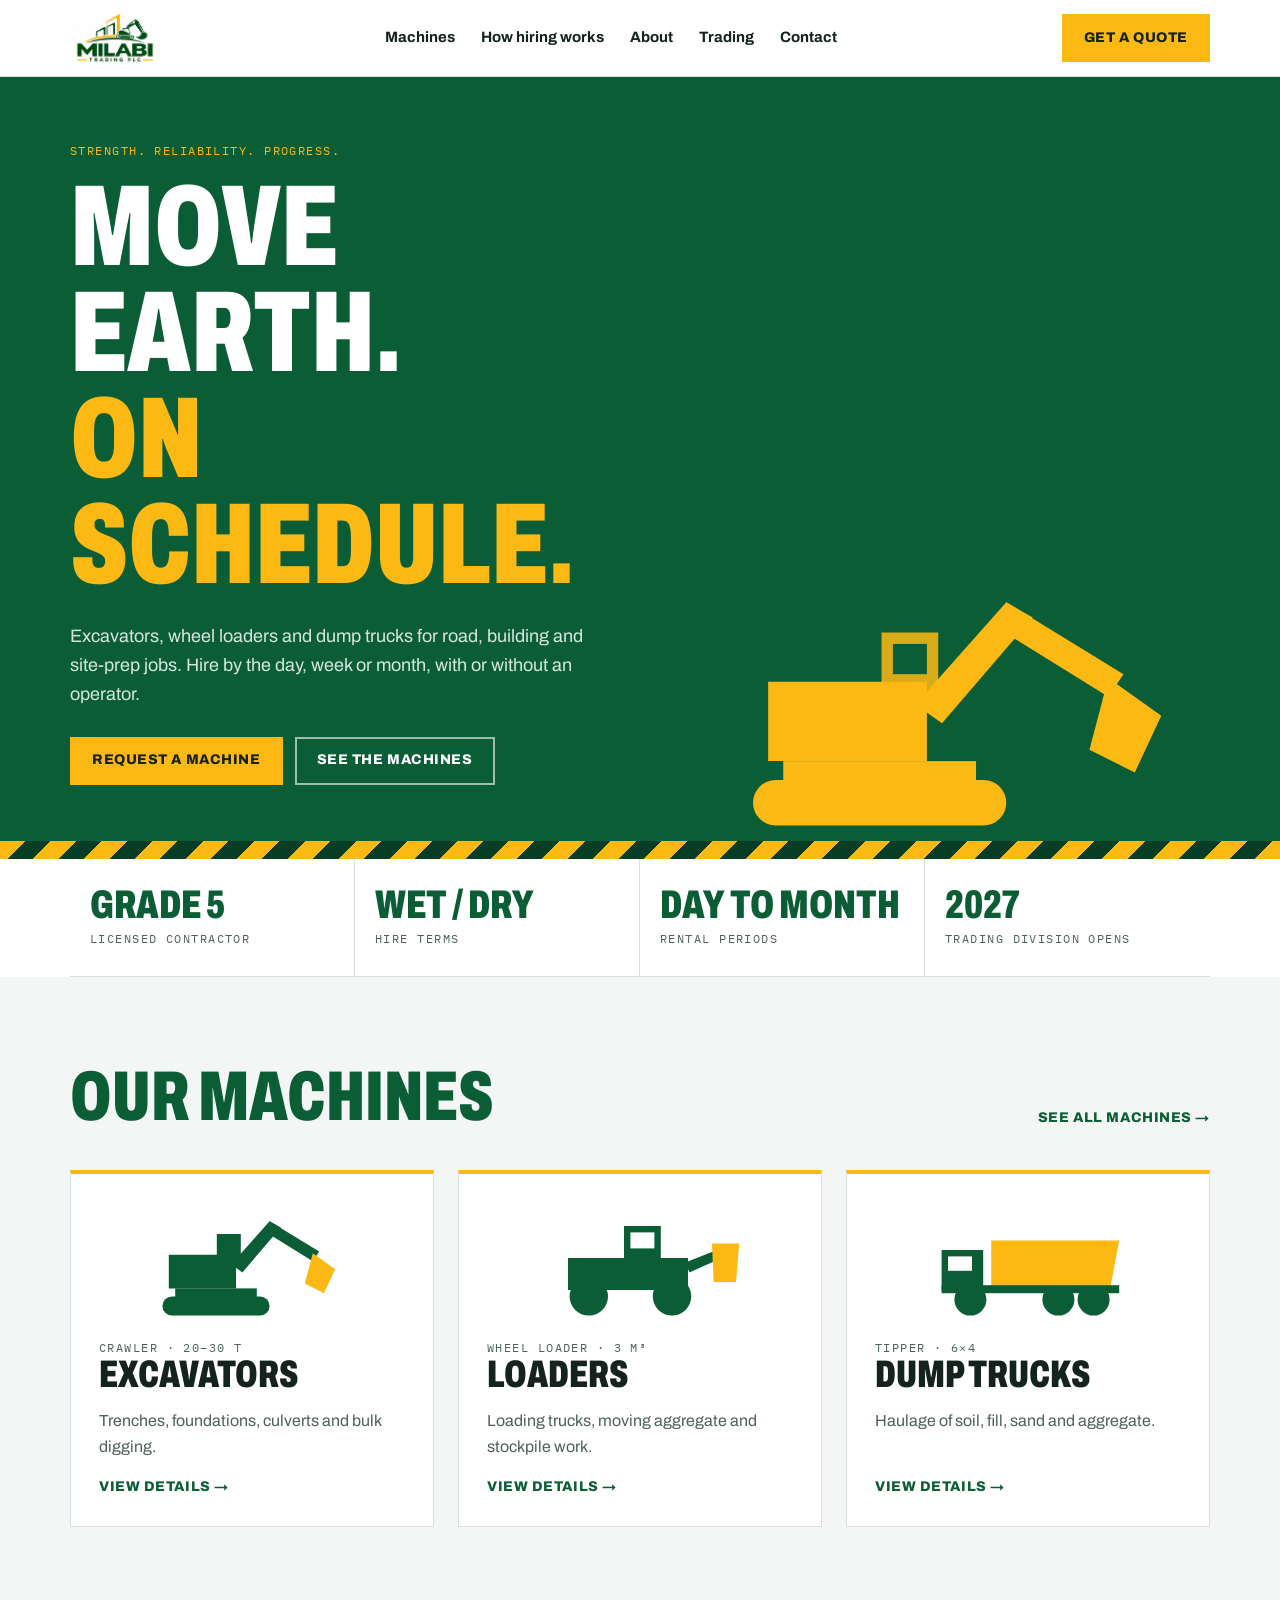
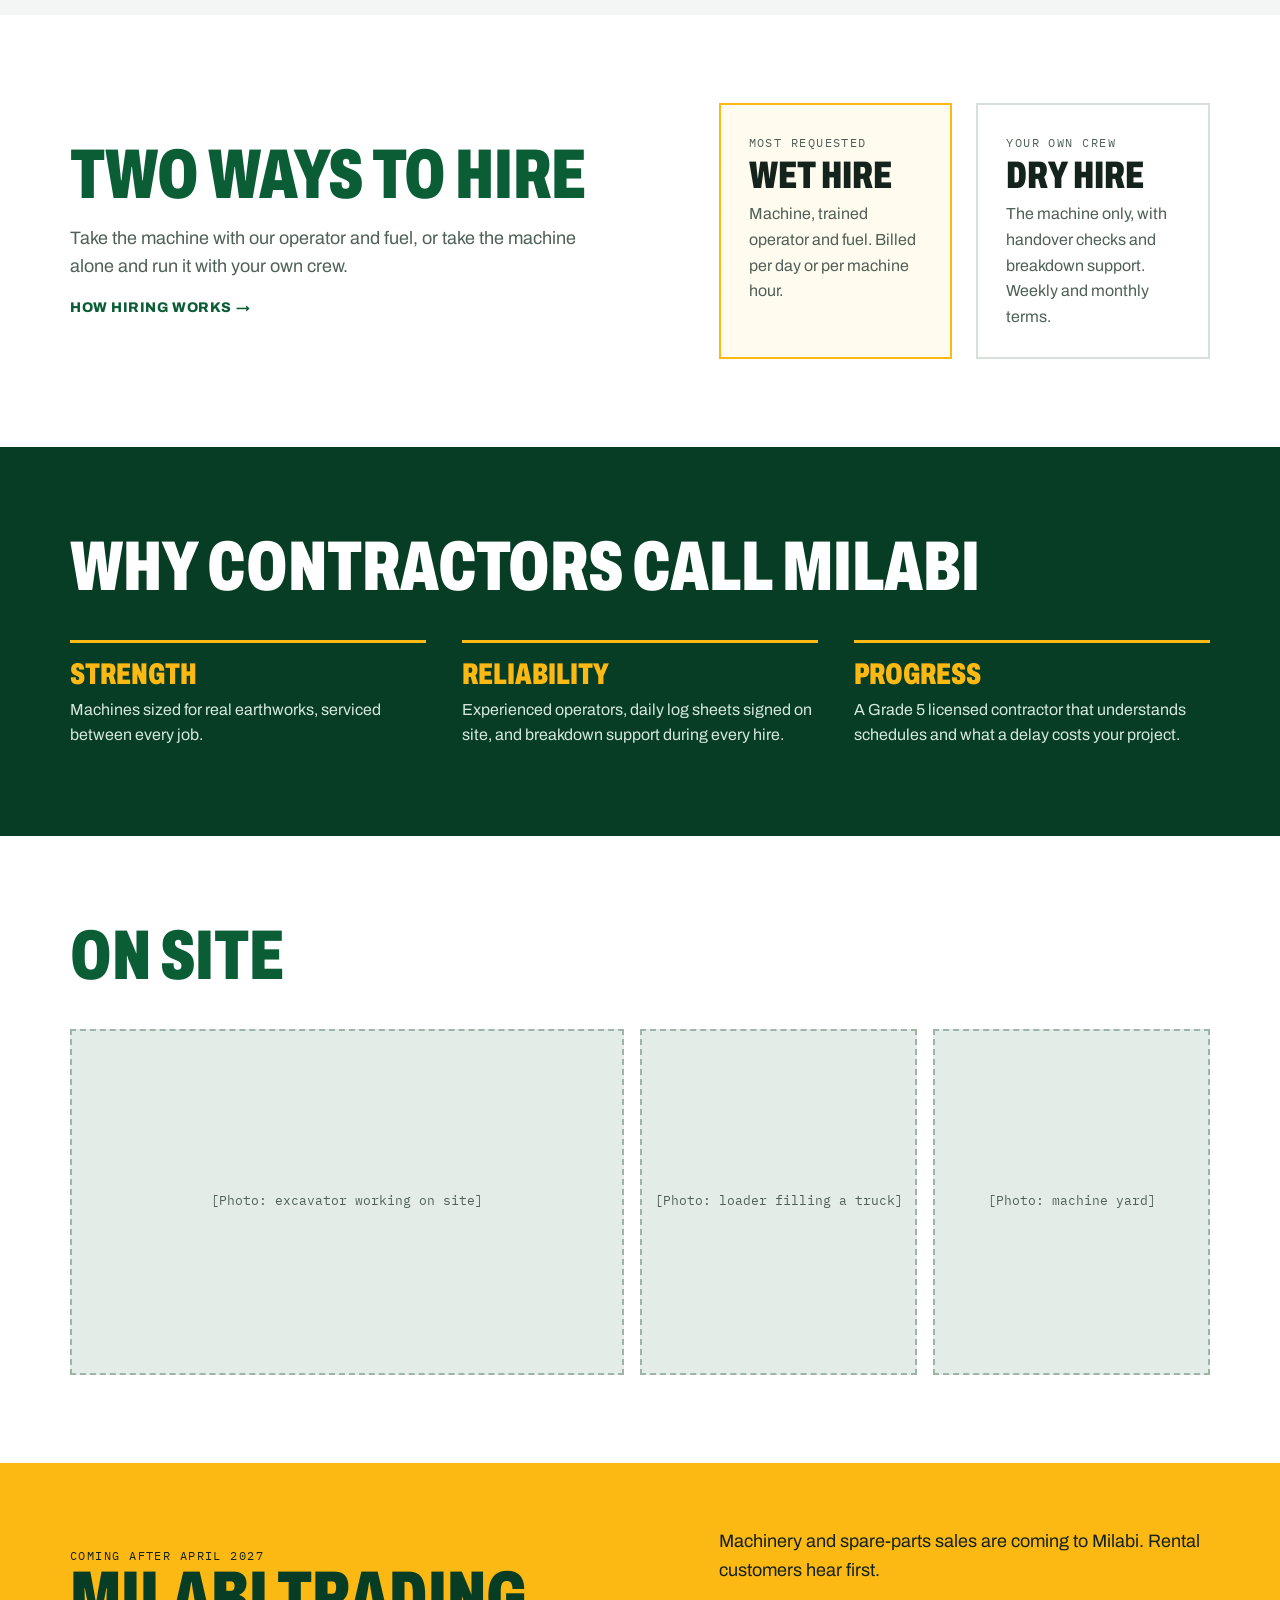
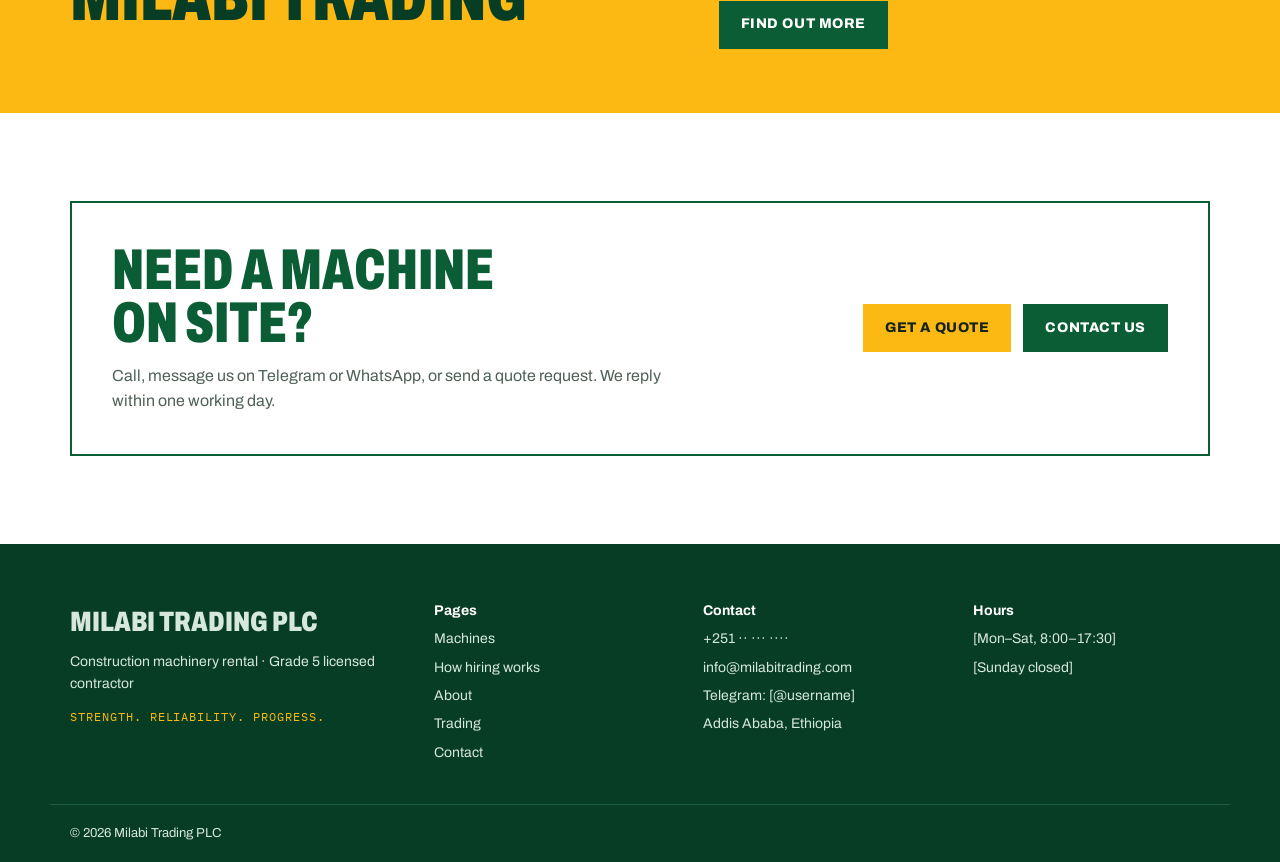
<file: index.html>
<!doctype html>
<html lang="en">
<head>
<meta charset="utf-8">
<meta name="viewport" content="width=device-width, initial-scale=1">
<title>Milabi Trading PLC · Excavator, loader and dump truck rental in Addis Ababa</title>
<meta name="description" content="Rent excavators, wheel loaders and dump trucks from Milabi Trading PLC in Addis Ababa. Wet or dry hire by the day, week or month. Grade 5 licensed contractor.">
<link rel="icon" type="image/png" href="images/favicon.png">
<meta property="og:title" content="Milabi Trading PLC · Machinery rental">
<meta property="og:description" content="Excavators, wheel loaders and dump trucks for hire in and around Addis Ababa.">
<meta property="og:image" content="images/logo.png">
<link rel="preconnect" href="https://fonts.googleapis.com">
<link rel="preconnect" href="https://fonts.gstatic.com" crossorigin>
<link rel="stylesheet" href="https://fonts.googleapis.com/css2?family=Archivo:wdth,wght@62..125,400..900&family=IBM+Plex+Mono:wght@400;500&display=swap">
<link rel="stylesheet" href="css/style.css">
<script src="js/main.js" defer></script>
<script type="application/ld+json">
{"@context":"https://schema.org","@type":"LocalBusiness","name":"Milabi Trading PLC","description":"Construction machinery rental: excavators, wheel loaders and dump trucks.","address":{"@type":"PostalAddress","addressLocality":"Addis Ababa","addressCountry":"ET"},"logo":"images/logo.png"}
</script>
</head>
<body>
<a class="skip" href="#main">Skip to content</a>
<header class="site-header">
  <div class="wrap header-in">
    <a class="logo" href="index.html"><img src="images/logo.png" alt="Milabi Trading PLC" width="90" height="60"></a>
    <button class="menu-toggle" type="button" aria-expanded="false" aria-controls="nav">Menu</button>
    <nav id="nav" class="nav" aria-label="Main">
      <a href="machines.html">Machines</a>
      <a href="how-hiring-works.html">How hiring works</a>
      <a href="about.html">About</a>
      <a href="trading.html">Trading</a>
      <a href="contact.html">Contact</a>
      <a class="btn gold nav-cta" href="contact.html">Get a quote</a>
    </nav>
    <a class="btn gold header-cta" href="contact.html">Get a quote</a>
  </div>
</header>

<main id="main">
<section class="hero bg-green">
  <div class="wrap split">
    <div class="hero-copy">
      <div class="eyebrow">Strength. Reliability. Progress.</div>
      <h1>Move earth.<br><span>On schedule.</span></h1>
      <p class="lead">Excavators, wheel loaders and dump trucks for road, building and site-prep jobs. Hire by the day, week or month, with or without an operator.</p>
      <div class="btns"><a class="btn gold" href="contact.html">Request a machine</a><a class="btn ghost" href="machines.html">See the machines</a></div>
    </div>
    <svg class="hero-art" viewBox="0 0 260 150" role="img" aria-label="Excavator illustration"><g fill="currentColor"><rect x="18" y="118" width="134" height="24" rx="12"/><rect x="34" y="108" width="102" height="12"/><path d="M26 66h84v42H26z"/><path d="M86 40h30v34H86z" opacity=".85"/><rect x="92" y="46" width="18" height="16" fill="#0B5D36"/><g class="arm"><path d="M104 78 L152 24 L166 32 L118 88Z"/><path d="M152 24 L214 62 L206 74 L148 38Z"/><path d="M206 64 L234 84 L220 114 L196 102Z"/></g></g></svg>
  </div>
</section>
<div class="stripe" aria-hidden="true"></div>

<div class="wrap">
  <div class="facts">
    <div><b>Grade 5</b><span class="label">Licensed contractor</span></div>
    <div><b>Wet / Dry</b><span class="label">Hire terms</span></div>
    <div><b>Day to month</b><span class="label">Rental periods</span></div>
    <div><b>2027</b><span class="label">Trading division opens</span></div>
  </div>
</div>

<section class="section bg-soft">
  <div class="wrap">
    <div class="sec-head"><h2>Our machines</h2><a class="more" href="machines.html">See all machines →</a></div>
    <div class="grid-3">
      <article class="card">
        <svg viewBox="0 0 260 150" aria-hidden="true"><g fill="currentColor"><rect x="18" y="118" width="134" height="24" rx="12"/><rect x="34" y="108" width="102" height="12"/><path d="M26 66h84v42H26z"/><path d="M86 40h30v34H86z"/><path d="M104 78 L152 24 L166 32 L118 88Z"/><path d="M152 24 L214 62 L206 74 L148 38Z"/><path d="M206 64 L234 84 L220 114 L196 102Z" fill="#FDB913"/></g></svg>
        <div><div class="label">Crawler · 20–30 t</div><h3>Excavators</h3></div>
        <p class="muted">Trenches, foundations, culverts and bulk digging.</p>
        <a class="more" href="excavator.html">View details →</a>
      </article>
      <article class="card">
        <svg viewBox="0 0 260 150" aria-hidden="true"><g fill="currentColor"><circle cx="66" cy="118" r="24"/><circle cx="170" cy="118" r="24"/><path d="M40 70h150v40H40z"/><path d="M110 30h46v44h-46z"/><rect x="118" y="38" width="30" height="20" fill="#ffffff"/><path d="M186 76 L226 60 L232 70 L192 88Z"/><path d="M220 52 L254 52 L250 100 L222 100Z" fill="#FDB913"/></g></svg>
        <div><div class="label">Wheel loader · 3 m³</div><h3>Loaders</h3></div>
        <p class="muted">Loading trucks, moving aggregate and stockpile work.</p>
        <a class="more" href="wheel-loader.html">View details →</a>
      </article>
      <article class="card">
        <svg viewBox="0 0 260 150" aria-hidden="true"><g fill="currentColor"><circle cx="58" cy="122" r="20"/><circle cx="168" cy="122" r="20"/><circle cx="212" cy="122" r="20"/><path d="M22 60h52v52H22z"/><rect x="30" y="68" width="30" height="18" fill="#ffffff"/><path d="M84 48h160l-12 64H84z" fill="#FDB913"/><rect x="22" y="104" width="222" height="10"/></g></svg>
        <div><div class="label">Tipper · 6×4</div><h3>Dump trucks</h3></div>
        <p class="muted">Haulage of soil, fill, sand and aggregate.</p>
        <a class="more" href="dump-truck.html">View details →</a>
      </article>
    </div>
  </div>
</section>

<section class="section">
  <div class="wrap split">
    <div class="stack">
      <h2>Two ways to hire</h2>
      <p class="lead muted">Take the machine with our operator and fuel, or take the machine alone and run it with your own crew.</p>
      <a class="more" href="how-hiring-works.html">How hiring works →</a>
    </div>
    <div class="grid-2">
      <article class="pill-card featured"><div class="label">Most requested</div><h3>Wet hire</h3><p class="muted">Machine, trained operator and fuel. Billed per day or per machine hour.</p></article>
      <article class="pill-card"><div class="label">Your own crew</div><h3>Dry hire</h3><p class="muted">The machine only, with handover checks and breakdown support. Weekly and monthly terms.</p></article>
    </div>
  </div>
</section>

<section class="section bg-deep">
  <div class="wrap">
    <h2 style="margin-bottom: 40px">Why contractors call Milabi</h2>
    <div class="values">
      <div><h3>Strength</h3><p>Machines sized for real earthworks, serviced between every job.</p></div>
      <div><h3>Reliability</h3><p>Experienced operators, daily log sheets signed on site, and breakdown support during every hire.</p></div>
      <div><h3>Progress</h3><p>A Grade 5 licensed contractor that understands schedules and what a delay costs your project.</p></div>
    </div>
  </div>
</section>

<section class="section">
  <div class="wrap">
    <div class="sec-head"><h2>On site</h2></div>
    <!-- Replace each .ph block with <img src="images/..." alt="..."> when photos arrive -->
    <div class="photo-row">
      <div class="ph r1610">[Photo: excavator working on site]</div>
      <div class="ph r45">[Photo: loader filling a truck]</div>
      <div class="ph r45">[Photo: machine yard]</div>
    </div>
  </div>
</section>

<section class="bg-gold">
  <div class="wrap split section tight">
    <div><div class="label" style="color: #14231B">Coming after April 2027</div><h2>Milabi Trading</h2></div>
    <div class="stack"><p class="lead">Machinery and spare-parts sales are coming to Milabi. Rental customers hear first.</p><div><a class="btn" href="trading.html">Find out more</a></div></div>
  </div>
</section>

<section class="section">
  <div class="wrap">
    <div class="cta-box">
      <div><h2>Need a machine on site?</h2><p>Call, message us on Telegram or WhatsApp, or send a quote request. We reply within one working day.</p></div>
      <div class="btns"><a class="btn gold" href="contact.html">Get a quote</a><a class="btn" href="contact.html#contact-methods">Contact us</a></div>
    </div>
  </div>
</section>
</main>

<footer class="site-footer">
  <div class="wrap foot-grid">
    <div><span class="foot-name">Milabi Trading PLC</span><span>Construction machinery rental · Grade 5 licensed contractor</span><span class="foot-tag">Strength. Reliability. Progress.</span></div>
    <div><b>Pages</b><a href="machines.html">Machines</a><a href="how-hiring-works.html">How hiring works</a><a href="about.html">About</a><a href="trading.html">Trading</a><a href="contact.html">Contact</a></div>
    <div><b>Contact</b><span>+251 ·· ··· ····</span><span>info@milabitrading.com</span><span>Telegram: [@username]</span><span>Addis Ababa, Ethiopia</span></div>
    <div><b>Hours</b><span>[Mon–Sat, 8:00–17:30]</span><span>[Sunday closed]</span></div>
  </div>
  <div class="wrap foot-base">© 2026 Milabi Trading PLC</div>
</footer>
</body>
</html>
</file>
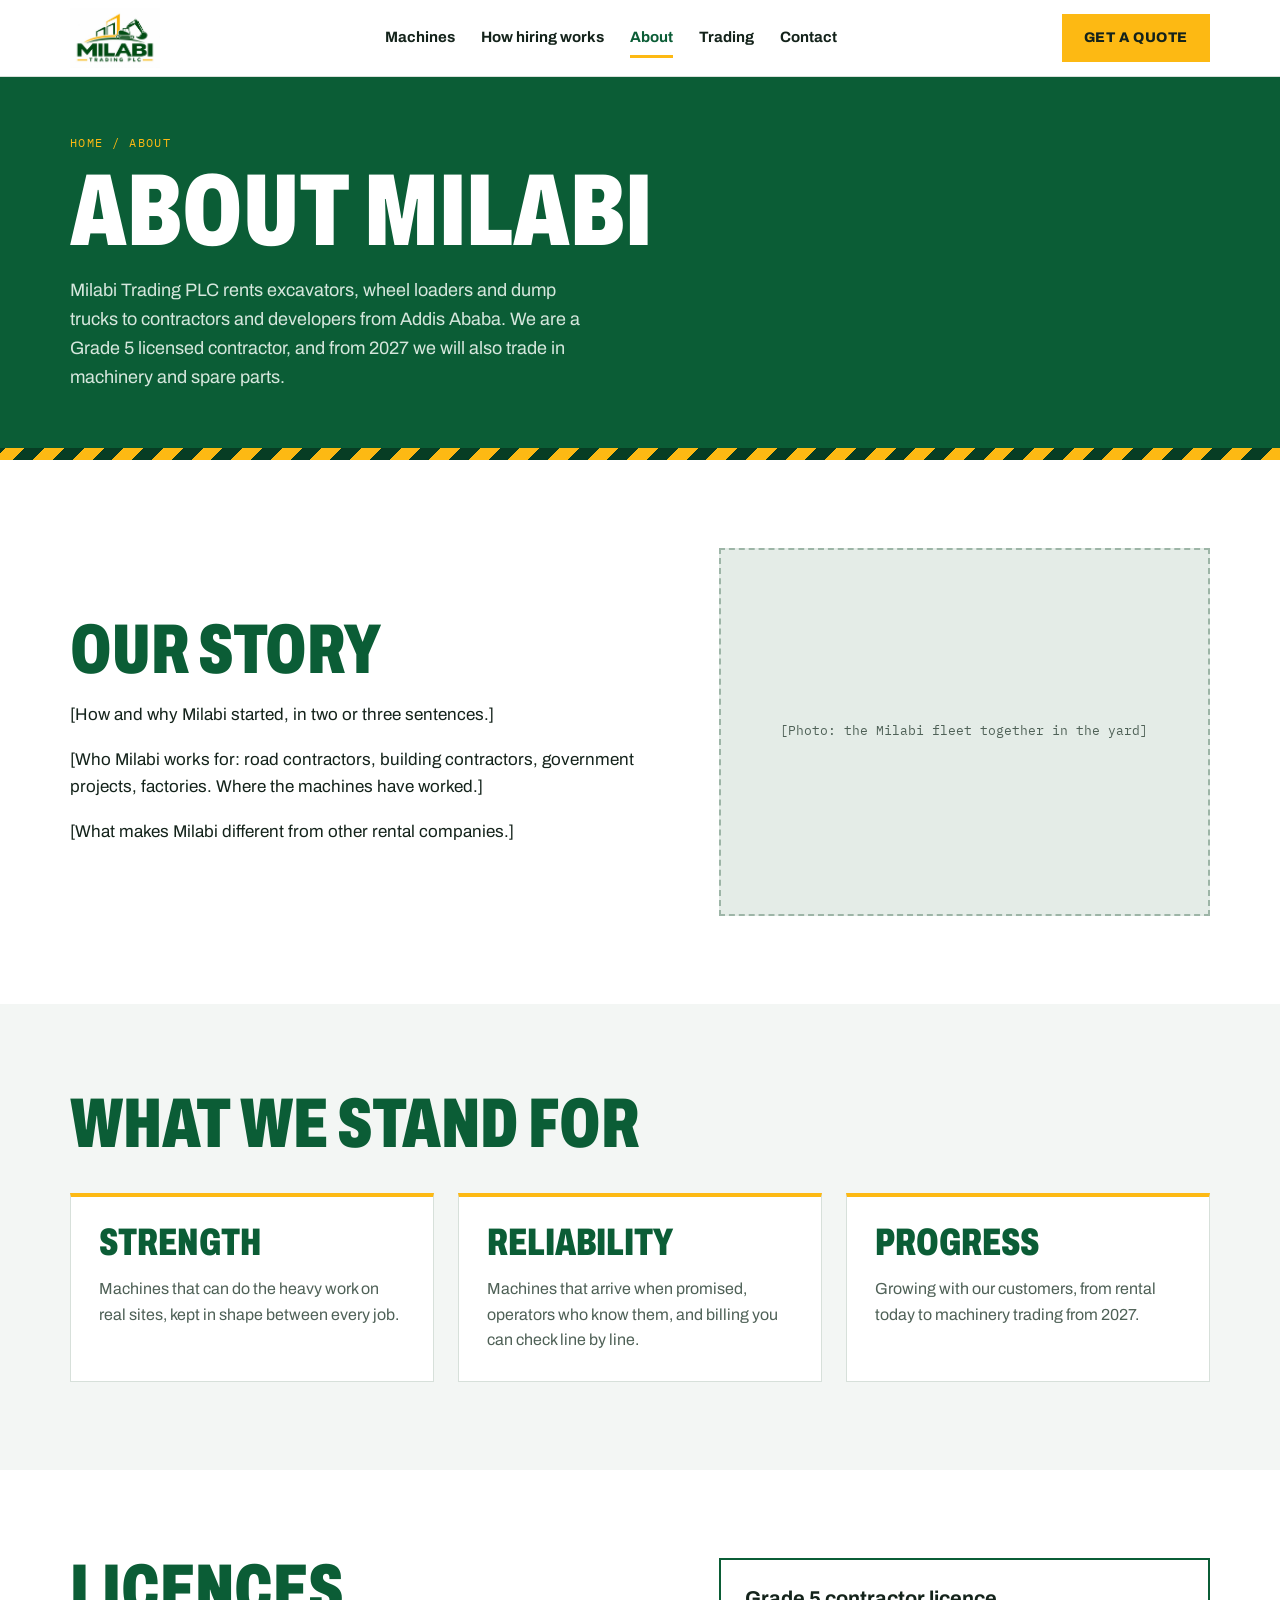
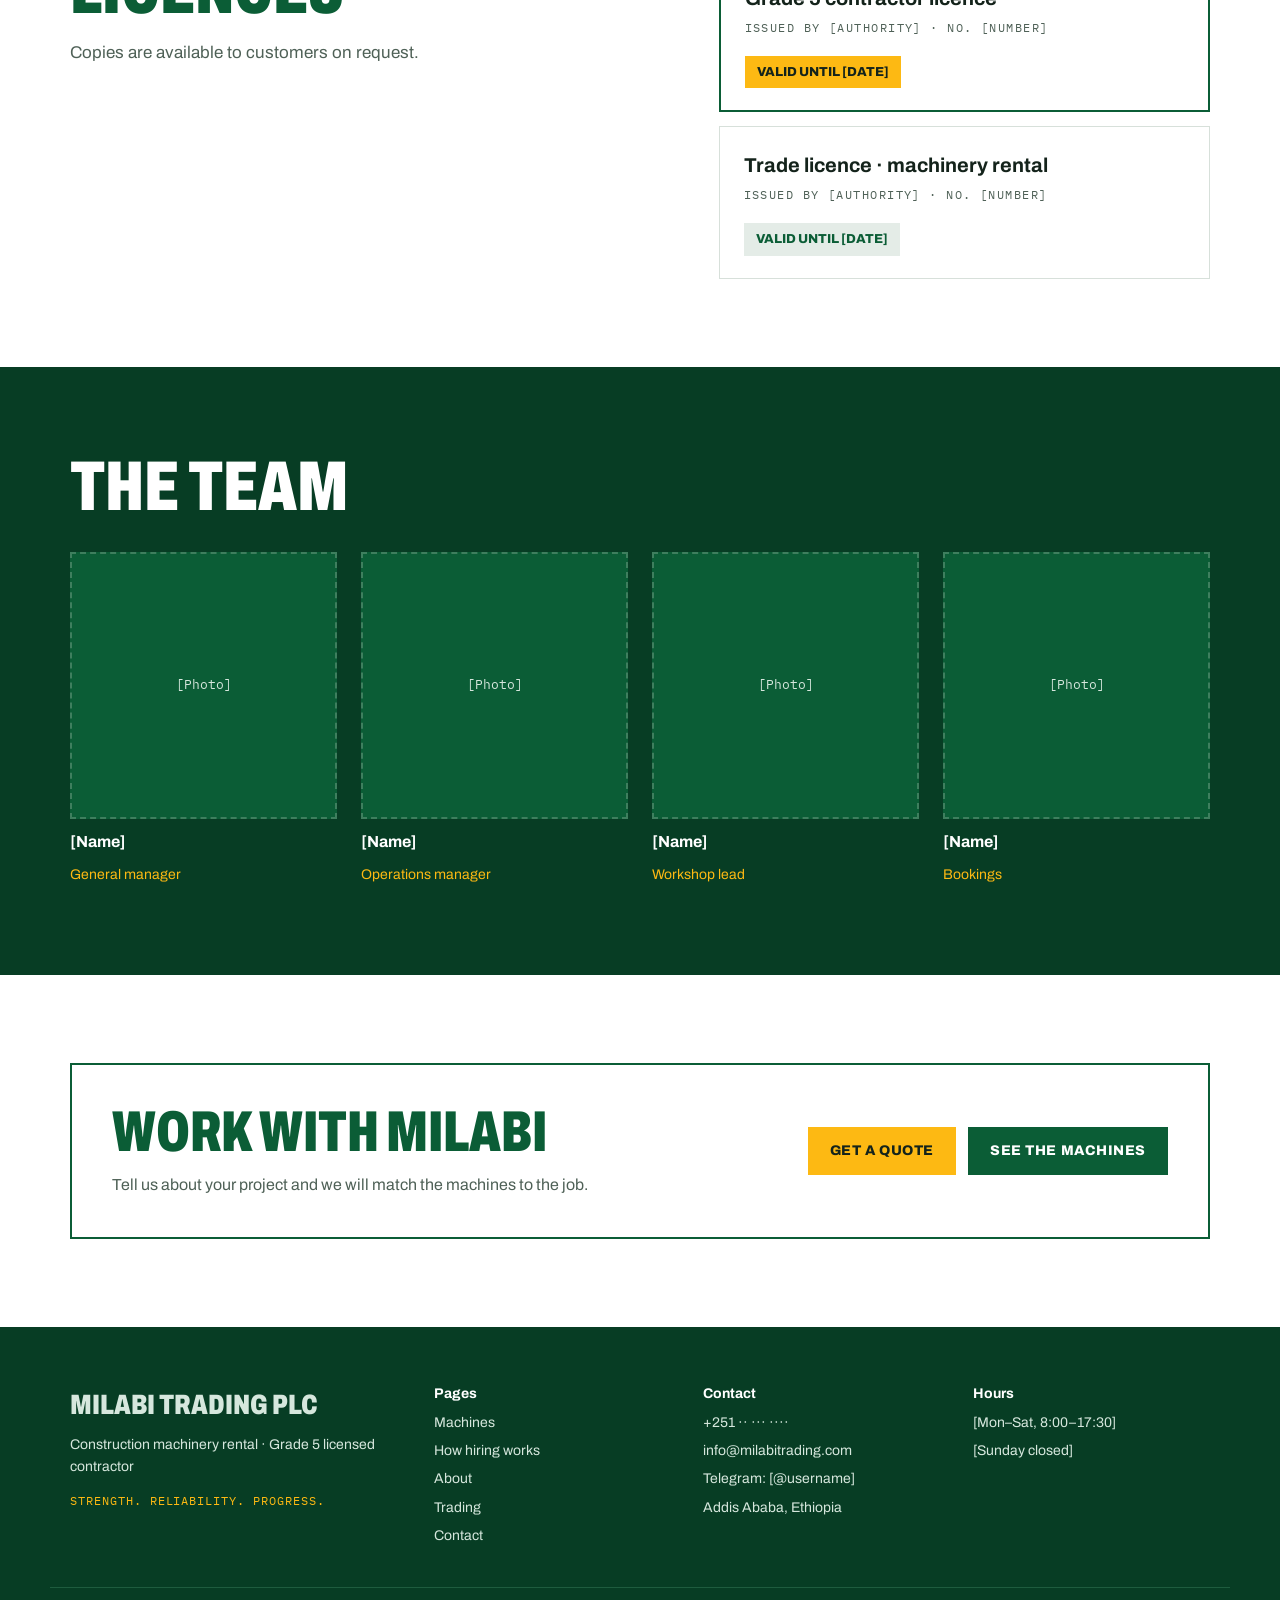
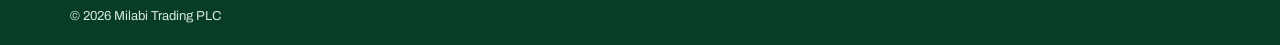
<file: about.html>
<!doctype html>
<html lang="en">
<head>
<meta charset="utf-8">
<meta name="viewport" content="width=device-width, initial-scale=1">
<title>About · Milabi Trading PLC</title>
<meta name="description" content="Milabi Trading PLC rents excavators, wheel loaders and dump trucks from Addis Ababa. A Grade 5 licensed contractor, adding machinery trading from 2027.">
<link rel="icon" type="image/png" href="images/favicon.png">
<link rel="preconnect" href="https://fonts.googleapis.com">
<link rel="preconnect" href="https://fonts.gstatic.com" crossorigin>
<link rel="stylesheet" href="https://fonts.googleapis.com/css2?family=Archivo:wdth,wght@62..125,400..900&family=IBM+Plex+Mono:wght@400;500&display=swap">
<link rel="stylesheet" href="css/style.css">
<script src="js/main.js" defer></script>
</head>
<body>
<a class="skip" href="#main">Skip to content</a>
<header class="site-header">
  <div class="wrap header-in">
    <a class="logo" href="index.html"><img src="images/logo.png" alt="Milabi Trading PLC" width="90" height="60"></a>
    <button class="menu-toggle" type="button" aria-expanded="false" aria-controls="nav">Menu</button>
    <nav id="nav" class="nav" aria-label="Main">
      <a href="machines.html">Machines</a>
      <a href="how-hiring-works.html">How hiring works</a>
      <a href="about.html" aria-current="page">About</a>
      <a href="trading.html">Trading</a>
      <a href="contact.html">Contact</a>
      <a class="btn gold nav-cta" href="contact.html">Get a quote</a>
    </nav>
    <a class="btn gold header-cta" href="contact.html">Get a quote</a>
  </div>
</header>

<main id="main">
<section class="page-head bg-green">
  <div class="wrap">
    <div class="crumbs"><a href="index.html">Home</a> / About</div>
    <h1>About Milabi</h1>
    <p class="lead">Milabi Trading PLC rents excavators, wheel loaders and dump trucks to contractors and developers from Addis Ababa. We are a Grade 5 licensed contractor, and from 2027 we will also trade in machinery and spare parts.</p>
  </div>
</section>
<div class="stripe thin" aria-hidden="true"></div>

<section class="section">
  <div class="wrap split">
    <div class="stack" style="gap: 18px">
      <h2>Our story</h2>
      <p style="font-size: 17px">[How and why Milabi started, in two or three sentences.]</p>
      <p style="font-size: 17px">[Who Milabi works for: road contractors, building contractors, government projects, factories. Where the machines have worked.]</p>
      <p style="font-size: 17px">[What makes Milabi different from other rental companies.]</p>
    </div>
    <div class="ph r43">[Photo: the Milabi fleet together in the yard]</div>
  </div>
</section>

<section class="section bg-soft">
  <div class="wrap">
    <h2 style="margin-bottom: 36px">What we stand for</h2>
    <div class="grid-3">
      <div class="card plain" style="border-top: 4px solid #FDB913"><h3 style="color: #0B5D36">Strength</h3><p class="muted">Machines that can do the heavy work on real sites, kept in shape between every job.</p></div>
      <div class="card plain" style="border-top: 4px solid #FDB913"><h3 style="color: #0B5D36">Reliability</h3><p class="muted">Machines that arrive when promised, operators who know them, and billing you can check line by line.</p></div>
      <div class="card plain" style="border-top: 4px solid #FDB913"><h3 style="color: #0B5D36">Progress</h3><p class="muted">Growing with our customers, from rental today to machinery trading from 2027.</p></div>
    </div>
  </div>
</section>

<section class="section">
  <div class="wrap split" style="align-items: start">
    <div class="stack"><h2>Licences</h2><p class="muted" style="font-size: 17px">Copies are available to customers on request.</p></div>
    <div class="stack" style="gap: 14px">
      <div class="licence main"><div><b>Grade 5 contractor licence</b><span class="label">Issued by [authority] · No. [number]</span></div><span class="badge gold">Valid until [date]</span></div>
      <div class="licence"><div><b>Trade licence · machinery rental</b><span class="label">Issued by [authority] · No. [number]</span></div><span class="badge">Valid until [date]</span></div>
    </div>
  </div>
</section>

<!-- Team: remove this section if the client does not want the team shown -->
<section class="section bg-deep">
  <div class="wrap">
    <h2 style="margin-bottom: 32px">The team</h2>
    <div class="grid-4">
      <div class="person"><div class="ph r11">[Photo]</div><b>[Name]</b><span>General manager</span></div>
      <div class="person"><div class="ph r11">[Photo]</div><b>[Name]</b><span>Operations manager</span></div>
      <div class="person"><div class="ph r11">[Photo]</div><b>[Name]</b><span>Workshop lead</span></div>
      <div class="person"><div class="ph r11">[Photo]</div><b>[Name]</b><span>Bookings</span></div>
    </div>
  </div>
</section>

<section class="section">
  <div class="wrap">
    <div class="cta-box">
      <div><h2>Work with Milabi</h2><p>Tell us about your project and we will match the machines to the job.</p></div>
      <div class="btns"><a class="btn gold" href="contact.html">Get a quote</a><a class="btn" href="machines.html">See the machines</a></div>
    </div>
  </div>
</section>
</main>

<footer class="site-footer">
  <div class="wrap foot-grid">
    <div><span class="foot-name">Milabi Trading PLC</span><span>Construction machinery rental · Grade 5 licensed contractor</span><span class="foot-tag">Strength. Reliability. Progress.</span></div>
    <div><b>Pages</b><a href="machines.html">Machines</a><a href="how-hiring-works.html">How hiring works</a><a href="about.html">About</a><a href="trading.html">Trading</a><a href="contact.html">Contact</a></div>
    <div><b>Contact</b><span>+251 ·· ··· ····</span><span>info@milabitrading.com</span><span>Telegram: [@username]</span><span>Addis Ababa, Ethiopia</span></div>
    <div><b>Hours</b><span>[Mon–Sat, 8:00–17:30]</span><span>[Sunday closed]</span></div>
  </div>
  <div class="wrap foot-base">© 2026 Milabi Trading PLC</div>
</footer>
</body>
</html>
</file>
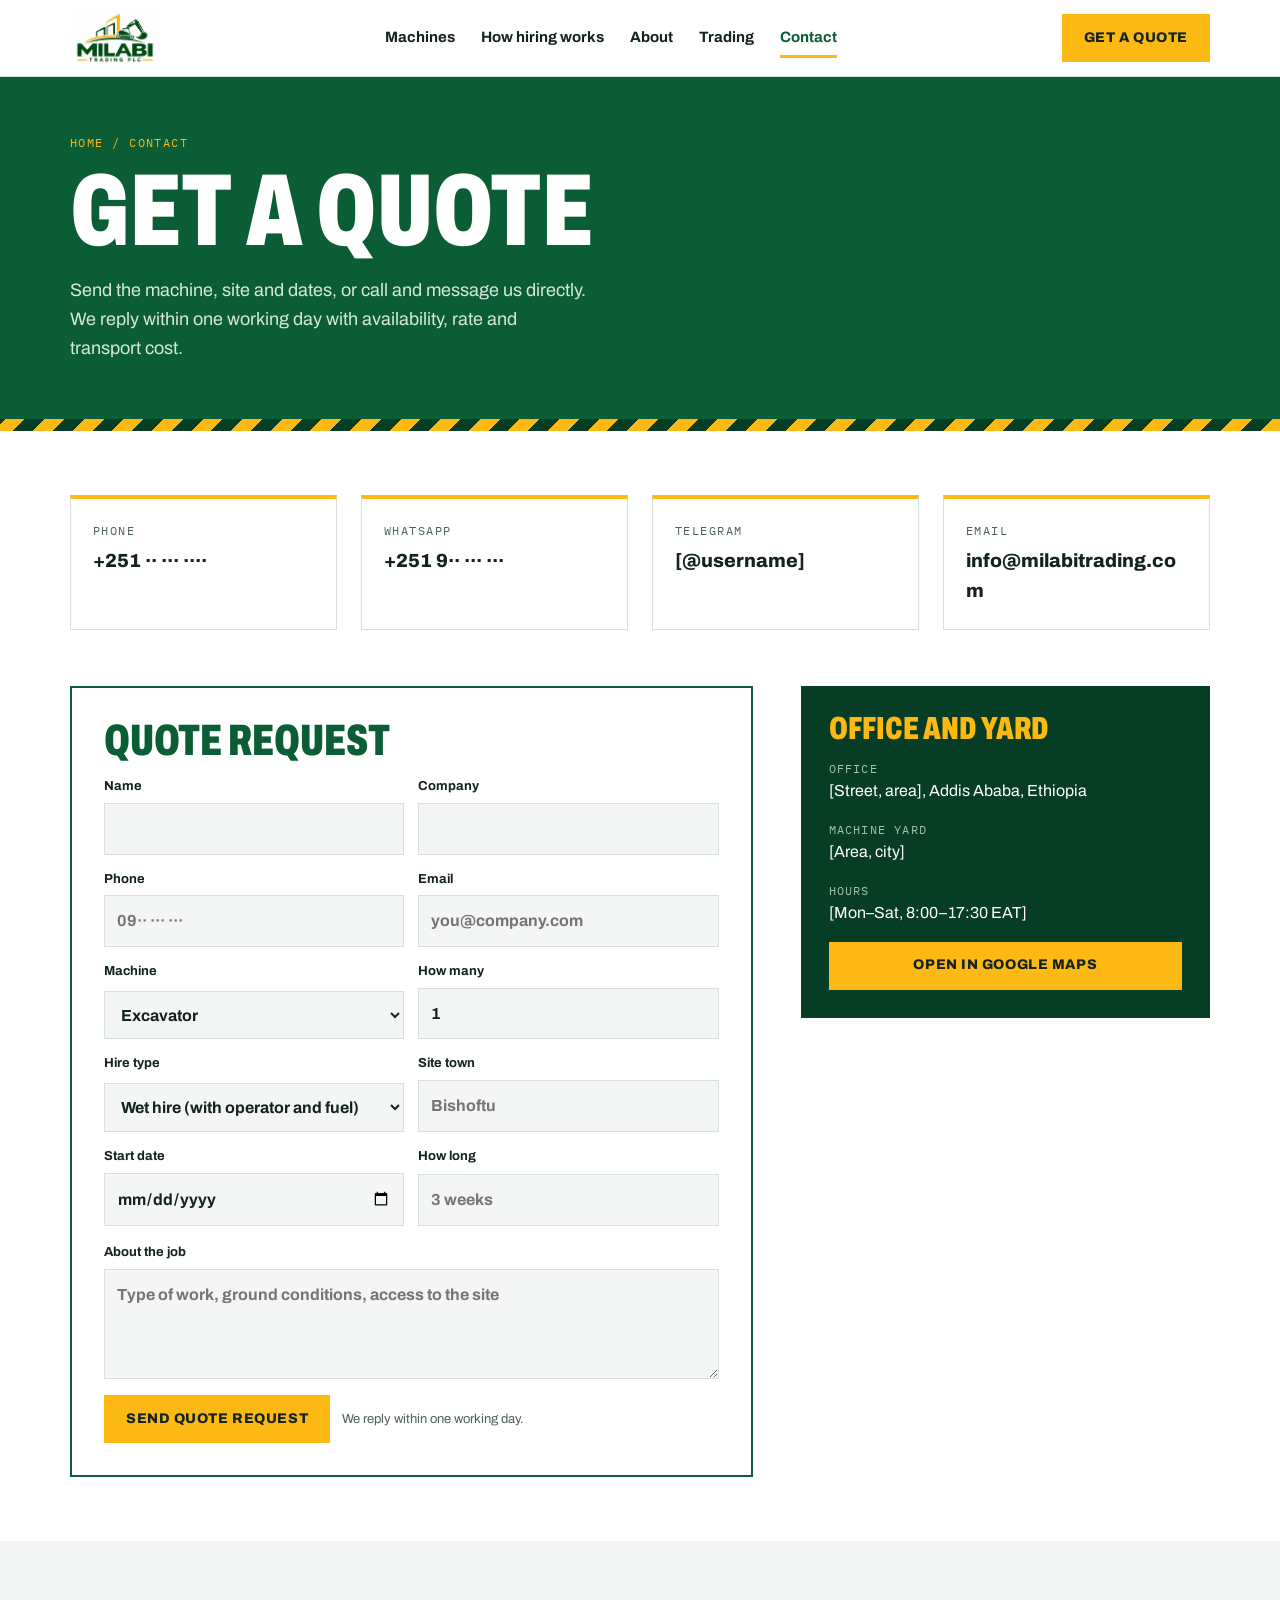
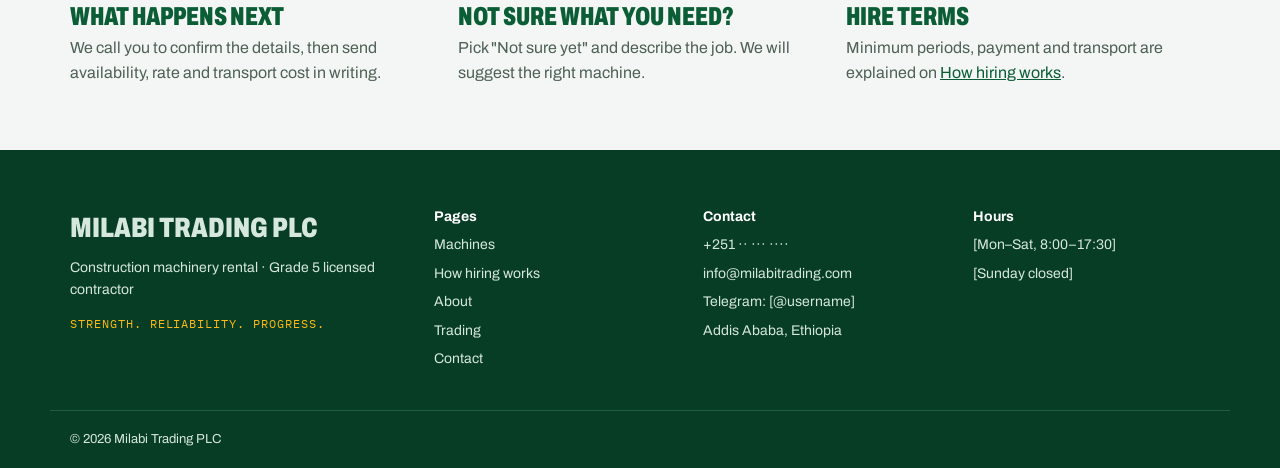
<file: contact.html>
<!doctype html>
<html lang="en">
<head>
<meta charset="utf-8">
<meta name="viewport" content="width=device-width, initial-scale=1">
<title>Get a quote · Milabi Trading PLC</title>
<meta name="description" content="Request a quote for excavator, wheel loader or dump truck hire from Milabi Trading PLC. Call, WhatsApp, Telegram or send the form.">
<link rel="icon" type="image/png" href="images/favicon.png">
<link rel="preconnect" href="https://fonts.googleapis.com">
<link rel="preconnect" href="https://fonts.gstatic.com" crossorigin>
<link rel="stylesheet" href="https://fonts.googleapis.com/css2?family=Archivo:wdth,wght@62..125,400..900&family=IBM+Plex+Mono:wght@400;500&display=swap">
<link rel="stylesheet" href="css/style.css">
<script src="js/main.js" defer></script>
</head>
<body>
<a class="skip" href="#main">Skip to content</a>
<header class="site-header">
  <div class="wrap header-in">
    <a class="logo" href="index.html"><img src="images/logo.png" alt="Milabi Trading PLC" width="90" height="60"></a>
    <button class="menu-toggle" type="button" aria-expanded="false" aria-controls="nav">Menu</button>
    <nav id="nav" class="nav" aria-label="Main">
      <a href="machines.html">Machines</a>
      <a href="how-hiring-works.html">How hiring works</a>
      <a href="about.html">About</a>
      <a href="trading.html">Trading</a>
      <a href="contact.html" aria-current="page">Contact</a>
      <a class="btn gold nav-cta" href="contact.html">Get a quote</a>
    </nav>
    <a class="btn gold header-cta" href="contact.html">Get a quote</a>
  </div>
</header>

<main id="main">
<section class="page-head bg-green">
  <div class="wrap">
    <div class="crumbs"><a href="index.html">Home</a> / Contact</div>
    <h1>Get a quote</h1>
    <p class="lead">Send the machine, site and dates, or call and message us directly. We reply within one working day with availability, rate and transport cost.</p>
  </div>
</section>
<div class="stripe thin" aria-hidden="true"></div>

<!-- Replace the [placeholders] and set the real tel:, WhatsApp and Telegram links -->
<section class="section tight" id="contact-methods" style="padding-bottom: 32px">
  <div class="wrap grid-4">
    <div class="method"><div class="label">Phone</div><p><a href="tel:+251000000000">+251 ·· ··· ····</a></p></div>
    <div class="method"><div class="label">WhatsApp</div><p><a href="https://wa.me/251000000000" target="_blank" rel="noopener">+251 9·· ··· ···</a></p></div>
    <div class="method"><div class="label">Telegram</div><p><a href="https://t.me/username" target="_blank" rel="noopener">[@username]</a></p></div>
    <div class="method"><div class="label">Email</div><p><a href="mailto:info@milabitrading.com">info@milabitrading.com</a></p></div>
  </div>
</section>

<section class="section tight" style="padding-top: 24px">
  <div class="wrap detail contact-layout">
    <form class="form quote-form" data-form="Quote request" data-ok="Thank you. Your request has been sent. We will call you within one working day." novalidate>
      <h2 style="font-size: 44px">Quote request</h2>
      <div class="row">
        <label for="q-name">Name<input id="q-name" name="name" required autocomplete="name"></label>
        <label for="q-company">Company<input id="q-company" name="company" autocomplete="organization"></label>
        <label for="q-phone">Phone<input id="q-phone" name="phone" type="tel" required autocomplete="tel" placeholder="09·· ··· ···"></label>
        <label for="q-email">Email<input id="q-email" name="email" type="email" autocomplete="email" placeholder="you@company.com"></label>
        <label for="q-machine">Machine<select id="q-machine" name="machine"><option>Excavator</option><option>Wheel loader</option><option>Dump truck</option><option>More than one machine</option><option>Not sure yet</option></select></label>
        <label for="q-qty">How many<input id="q-qty" name="quantity" type="number" min="1" value="1"></label>
        <label for="q-type">Hire type<select id="q-type" name="hire_type"><option>Wet hire (with operator and fuel)</option><option>Dry hire (machine only)</option><option>Not sure yet</option></select></label>
        <label for="q-site">Site town<input id="q-site" name="site" placeholder="Bishoftu"></label>
        <label for="q-start">Start date<input id="q-start" name="start_date" type="date"></label>
        <label for="q-dur">How long<input id="q-dur" name="duration" placeholder="3 weeks"></label>
      </div>
      <label for="q-notes">About the job<textarea id="q-notes" name="details" placeholder="Type of work, ground conditions, access to the site"></textarea></label>
      <div class="btns" style="align-items: center"><button class="btn gold" type="submit">Send quote request</button><span class="muted" style="font-size: 13px">We reply within one working day.</span></div>
      <p class="form-msg" role="status" hidden></p>
    </form>

    <aside class="stack" style="gap: 20px">
      <div class="info-box">
        <h3>Office and yard</h3>
        <div><div class="k">Office</div><p>[Street, area], Addis Ababa, Ethiopia</p></div>
        <div><div class="k">Machine yard</div><p>[Area, city]</p></div>
        <div><div class="k">Hours</div><p>[Mon–Sat, 8:00–17:30 EAT]</p></div>
        <a class="btn gold" href="https://maps.google.com/?q=Addis+Ababa" target="_blank" rel="noopener">Open in Google Maps</a>
      </div>
    </aside>
  </div>
</section>

<section class="section tight bg-soft">
  <div class="wrap grid-3">
    <div><h3 style="font-size: 26px; color: #0B5D36; margin-bottom: 6px">What happens next</h3><p class="muted">We call you to confirm the details, then send availability, rate and transport cost in writing.</p></div>
    <div><h3 style="font-size: 26px; color: #0B5D36; margin-bottom: 6px">Not sure what you need?</h3><p class="muted">Pick "Not sure yet" and describe the job. We will suggest the right machine.</p></div>
    <div><h3 style="font-size: 26px; color: #0B5D36; margin-bottom: 6px">Hire terms</h3><p class="muted">Minimum periods, payment and transport are explained on <a href="how-hiring-works.html">How hiring works</a>.</p></div>
  </div>
</section>
</main>

<footer class="site-footer">
  <div class="wrap foot-grid">
    <div><span class="foot-name">Milabi Trading PLC</span><span>Construction machinery rental · Grade 5 licensed contractor</span><span class="foot-tag">Strength. Reliability. Progress.</span></div>
    <div><b>Pages</b><a href="machines.html">Machines</a><a href="how-hiring-works.html">How hiring works</a><a href="about.html">About</a><a href="trading.html">Trading</a><a href="contact.html">Contact</a></div>
    <div><b>Contact</b><span>+251 ·· ··· ····</span><span>info@milabitrading.com</span><span>Telegram: [@username]</span><span>Addis Ababa, Ethiopia</span></div>
    <div><b>Hours</b><span>[Mon–Sat, 8:00–17:30]</span><span>[Sunday closed]</span></div>
  </div>
  <div class="wrap foot-base">© 2026 Milabi Trading PLC</div>
</footer>
</body>
</html>
</file>
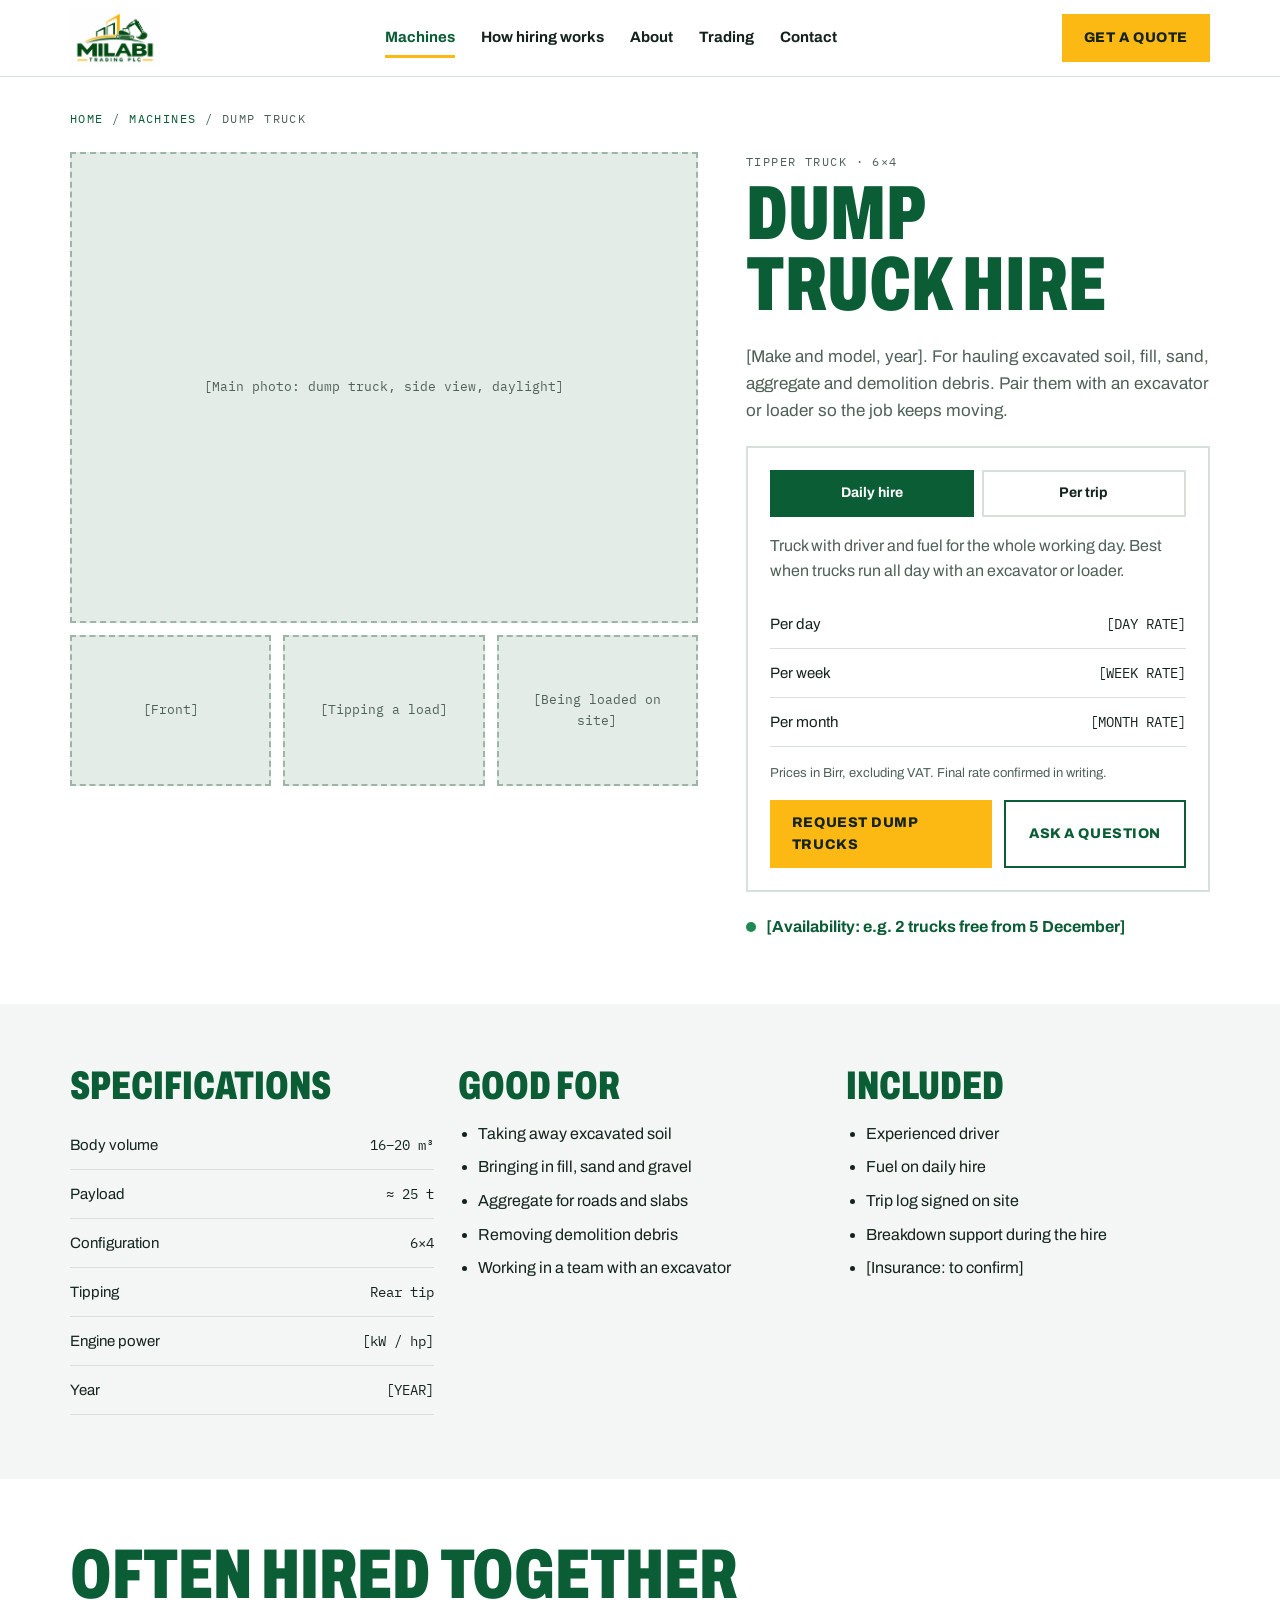
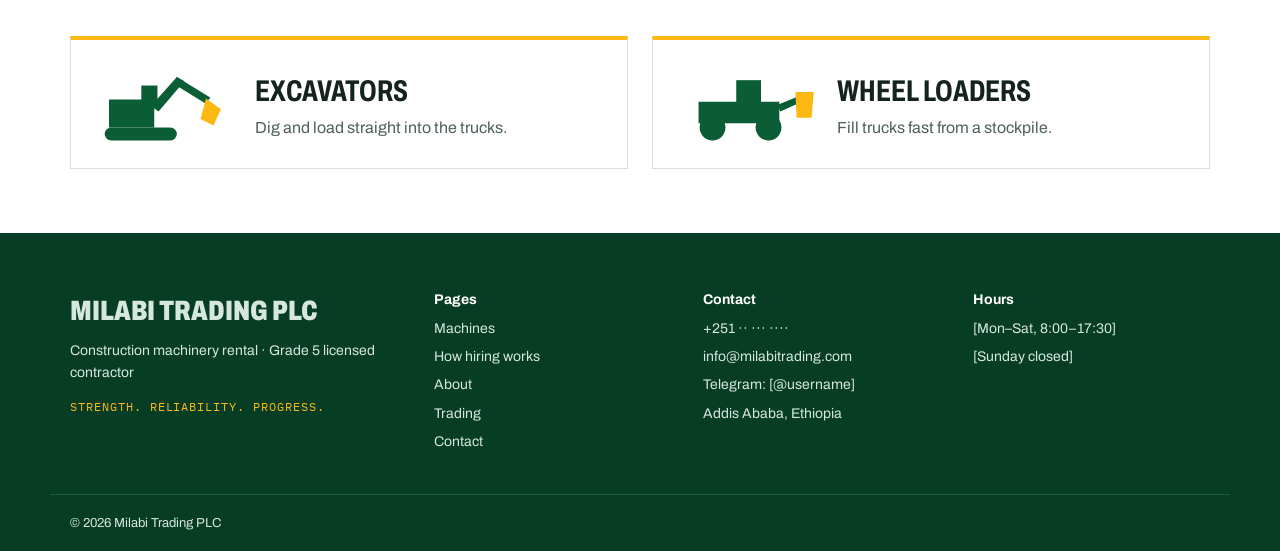
<file: dump-truck.html>
<!doctype html>
<html lang="en">
<head>
<meta charset="utf-8">
<meta name="viewport" content="width=device-width, initial-scale=1">
<title>Dump truck hire in Addis Ababa · Milabi Trading PLC</title>
<meta name="description" content="Hire 6×4 dump trucks with driver from Milabi Trading PLC. Daily hire or pay per trip for soil, fill, sand and aggregate haulage.">
<link rel="icon" type="image/png" href="images/favicon.png">
<link rel="preconnect" href="https://fonts.googleapis.com">
<link rel="preconnect" href="https://fonts.gstatic.com" crossorigin>
<link rel="stylesheet" href="https://fonts.googleapis.com/css2?family=Archivo:wdth,wght@62..125,400..900&family=IBM+Plex+Mono:wght@400;500&display=swap">
<link rel="stylesheet" href="css/style.css">
<script src="js/main.js" defer></script>
</head>
<body>
<a class="skip" href="#main">Skip to content</a>
<header class="site-header">
  <div class="wrap header-in">
    <a class="logo" href="index.html"><img src="images/logo.png" alt="Milabi Trading PLC" width="90" height="60"></a>
    <button class="menu-toggle" type="button" aria-expanded="false" aria-controls="nav">Menu</button>
    <nav id="nav" class="nav" aria-label="Main">
      <a href="machines.html" aria-current="page">Machines</a>
      <a href="how-hiring-works.html">How hiring works</a>
      <a href="about.html">About</a>
      <a href="trading.html">Trading</a>
      <a href="contact.html">Contact</a>
      <a class="btn gold nav-cta" href="contact.html">Get a quote</a>
    </nav>
    <a class="btn gold header-cta" href="contact.html">Get a quote</a>
  </div>
</header>

<main id="main">
<section class="section tight" style="padding-top: 32px">
  <div class="wrap">
    <div class="crumbs-dark"><a href="index.html">Home</a> / <a href="machines.html">Machines</a> / Dump truck</div>
    <div class="detail">
      <div class="gallery">
        <div class="ph r43">[Main photo: dump truck, side view, daylight]</div>
        <div class="thumbs"><div class="ph r43">[Front]</div><div class="ph r43">[Tipping a load]</div><div class="ph r43">[Being loaded on site]</div></div>
      </div>
      <div class="stack" style="gap: 22px">
        <div><div class="label">Tipper truck · 6×4</div><h1 style="color: #0B5D36; font-size: clamp(52px, 6vw, 84px); margin-top: 8px">Dump truck hire</h1></div>
        <p class="muted" style="font-size: 17px">[Make and model, year]. For hauling excavated soil, fill, sand, aggregate and demolition debris. Pair them with an excavator or loader so the job keeps moving.</p>
        <div class="rate-box" data-rates='{"day":{"note":"Truck with driver and fuel for the whole working day. Best when trucks run all day with an excavator or loader.","rows":[["Per day","[DAY RATE]"],["Per week","[WEEK RATE]"],["Per month","[MONTH RATE]"]]},"trip":{"note":"Pay for each load moved. Best for short jobs or when the number of loads is known.","rows":[["Within Addis Ababa","[RATE PER TRIP]"],["Up to 30 km","[RATE PER TRIP]"],["Over 30 km","Quoted"]]}}'>
          <div class="tabs" role="group" aria-label="How to pay"><button class="tab" type="button" data-tab="day" aria-pressed="true">Daily hire</button><button class="tab" type="button" data-tab="trip" aria-pressed="false">Per trip</button></div>
          <p class="muted" data-rate-note>Truck with driver and fuel for the whole working day. Best when trucks run all day with an excavator or loader.</p>
          <table class="kv"><tbody data-rate-rows><tr><td>Per day</td><td>[DAY RATE]</td></tr><tr><td>Per week</td><td>[WEEK RATE]</td></tr><tr><td>Per month</td><td>[MONTH RATE]</td></tr></tbody></table>
          <p class="muted" style="font-size: 13px">Prices in Birr, excluding VAT. Final rate confirmed in writing.</p>
          <div class="btns"><a class="btn gold" href="contact.html?machine=Dump%20truck" style="flex: 1 1 200px">Request dump trucks</a><a class="btn line" href="contact.html" style="flex: 1 1 160px">Ask a question</a></div>
        </div>
        <div class="avail">[Availability: e.g. 2 trucks free from 5 December]</div>
      </div>
    </div>
  </div>
</section>

<section class="section tight bg-soft">
  <div class="wrap grid-3 lists">
    <div><h2>Specifications</h2><table class="kv"><tbody>
      <tr><td>Body volume</td><td>16–20 m³</td></tr><tr><td>Payload</td><td>≈ 25 t</td></tr><tr><td>Configuration</td><td>6×4</td></tr><tr><td>Tipping</td><td>Rear tip</td></tr><tr><td>Engine power</td><td>[kW / hp]</td></tr><tr><td>Year</td><td>[YEAR]</td></tr>
    </tbody></table></div>
    <div><h2>Good for</h2><ul><li>Taking away excavated soil</li><li>Bringing in fill, sand and gravel</li><li>Aggregate for roads and slabs</li><li>Removing demolition debris</li><li>Working in a team with an excavator</li></ul></div>
    <div><h2>Included</h2><ul><li>Experienced driver</li><li>Fuel on daily hire</li><li>Trip log signed on site</li><li>Breakdown support during the hire</li><li>[Insurance: to confirm]</li></ul></div>
  </div>
</section>

<section class="section tight">
  <div class="wrap">
    <h2 style="margin-bottom: 28px">Often hired together</h2>
    <div class="grid-2">
      <a class="related" href="excavator.html"><svg viewBox="0 0 260 150" aria-hidden="true"><g fill="currentColor"><rect x="18" y="118" width="134" height="24" rx="12"/><path d="M26 66h84v52H26z"/><path d="M86 40h30v34H86z"/><path d="M104 78 L152 24 L166 32 L118 88Z"/><path d="M152 24 L214 62 L206 74 L148 38Z"/><path d="M206 64 L234 84 L220 114 L196 102Z" fill="#FDB913"/></g></svg><span><b>Excavators</b><span class="muted">Dig and load straight into the trucks.</span></span></a>
      <a class="related" href="wheel-loader.html"><svg viewBox="0 0 260 150" aria-hidden="true"><g fill="currentColor"><circle cx="66" cy="118" r="24"/><circle cx="170" cy="118" r="24"/><path d="M40 70h150v40H40z"/><path d="M110 30h46v44h-46z"/><path d="M186 76 L226 60 L232 70 L192 88Z"/><path d="M220 52 L254 52 L250 100 L222 100Z" fill="#FDB913"/></g></svg><span><b>Wheel loaders</b><span class="muted">Fill trucks fast from a stockpile.</span></span></a>
    </div>
  </div>
</section>
</main>

<footer class="site-footer">
  <div class="wrap foot-grid">
    <div><span class="foot-name">Milabi Trading PLC</span><span>Construction machinery rental · Grade 5 licensed contractor</span><span class="foot-tag">Strength. Reliability. Progress.</span></div>
    <div><b>Pages</b><a href="machines.html">Machines</a><a href="how-hiring-works.html">How hiring works</a><a href="about.html">About</a><a href="trading.html">Trading</a><a href="contact.html">Contact</a></div>
    <div><b>Contact</b><span>+251 ·· ··· ····</span><span>info@milabitrading.com</span><span>Telegram: [@username]</span><span>Addis Ababa, Ethiopia</span></div>
    <div><b>Hours</b><span>[Mon–Sat, 8:00–17:30]</span><span>[Sunday closed]</span></div>
  </div>
  <div class="wrap foot-base">© 2026 Milabi Trading PLC</div>
</footer>
</body>
</html>
</file>
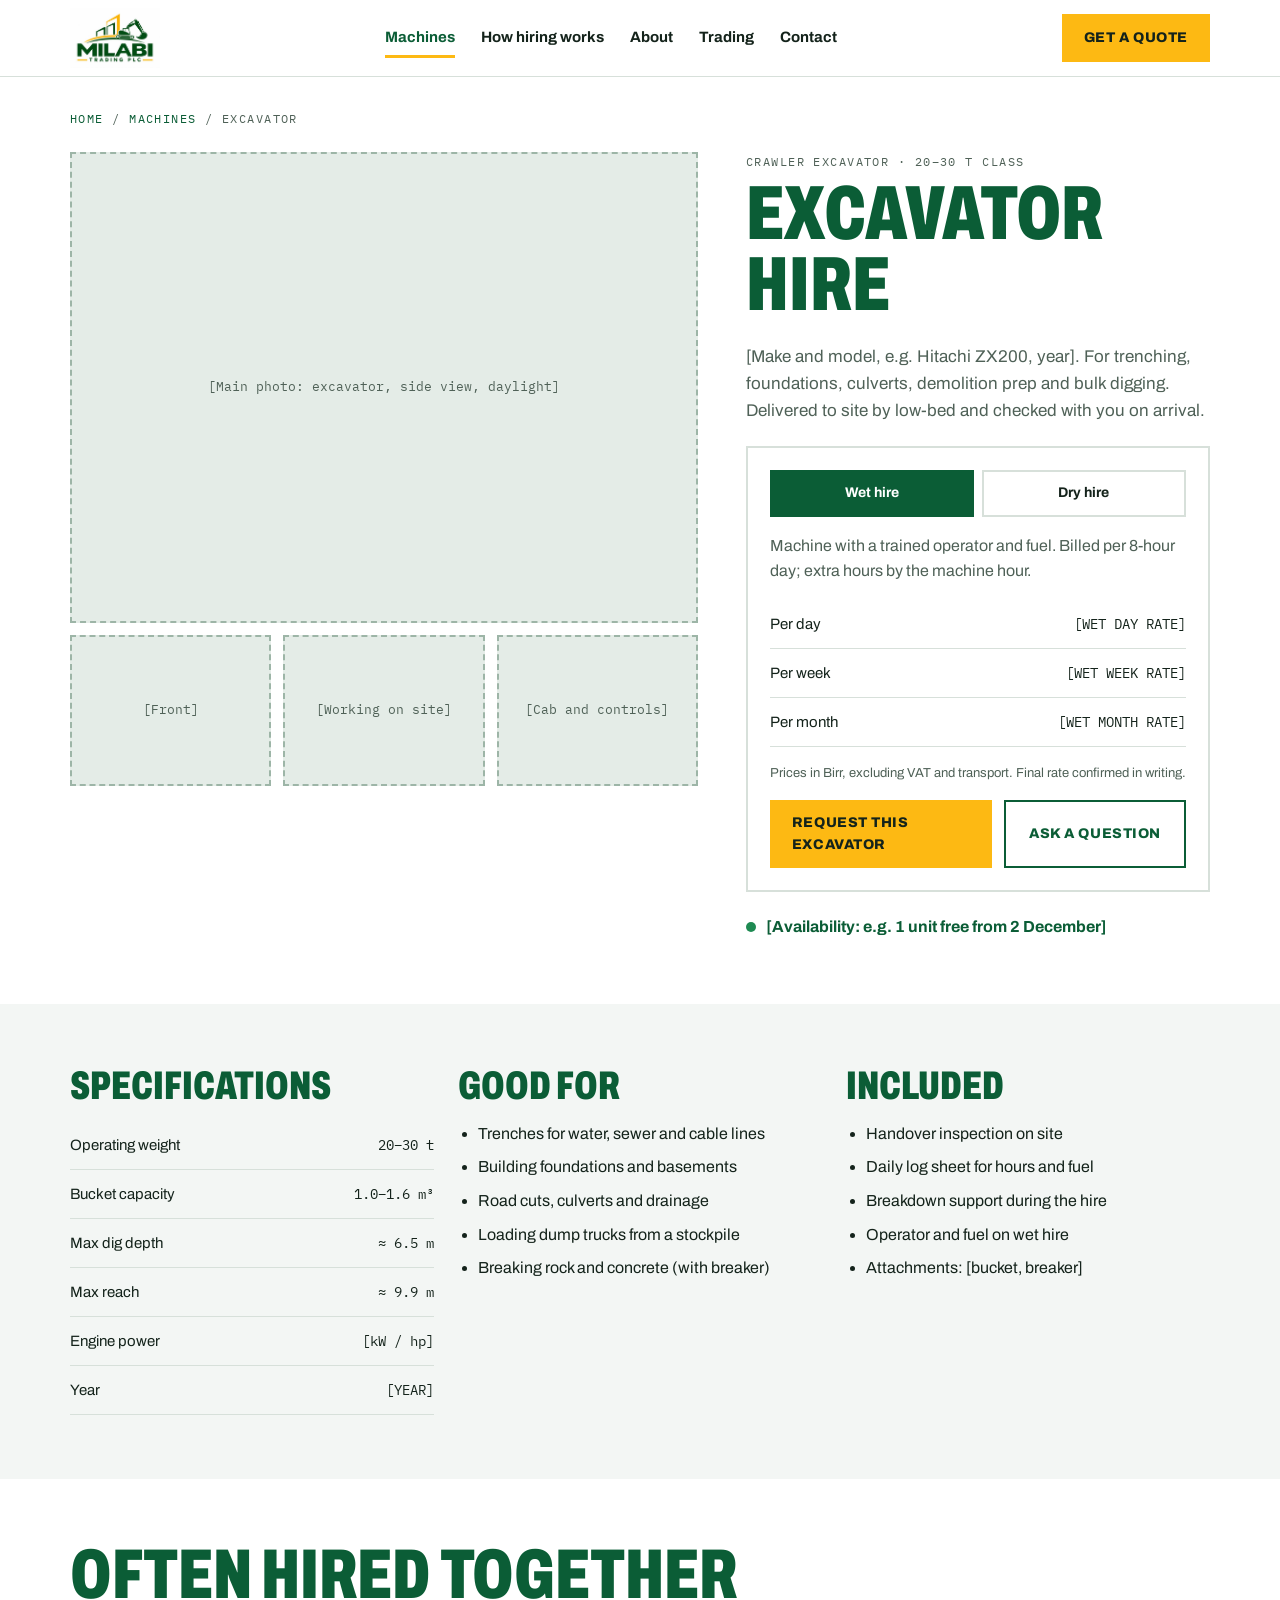
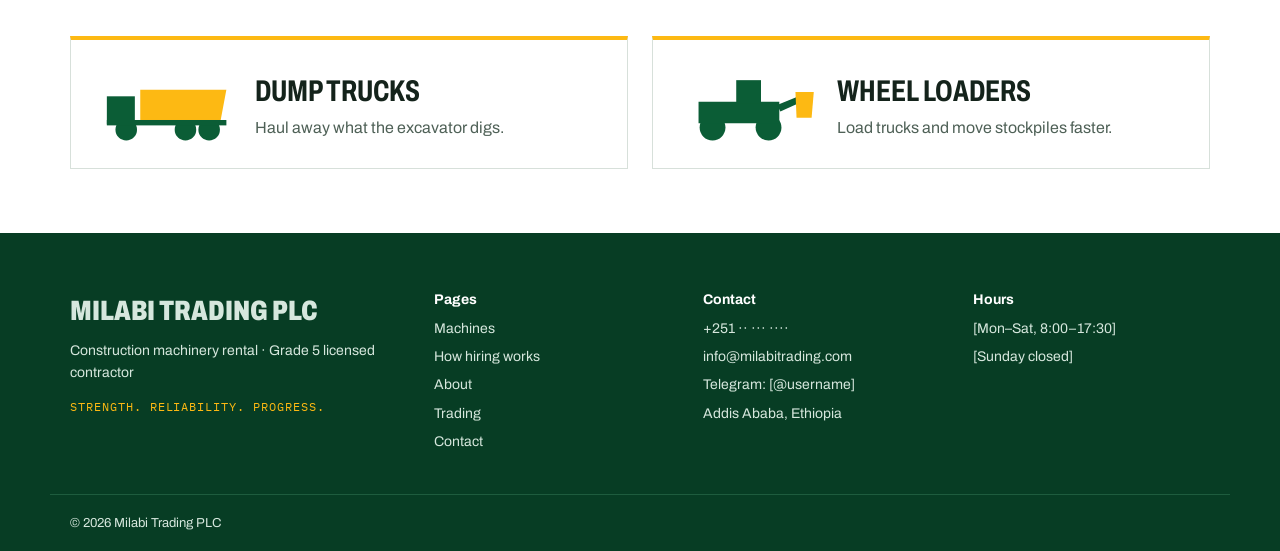
<file: excavator.html>
<!doctype html>
<html lang="en">
<head>
<meta charset="utf-8">
<meta name="viewport" content="width=device-width, initial-scale=1">
<title>Excavator hire in Addis Ababa · Milabi Trading PLC</title>
<meta name="description" content="Hire a 20–30 t crawler excavator from Milabi Trading PLC. Wet hire with operator and fuel, or dry hire. Daily, weekly and monthly rates.">
<link rel="icon" type="image/png" href="images/favicon.png">
<link rel="preconnect" href="https://fonts.googleapis.com">
<link rel="preconnect" href="https://fonts.gstatic.com" crossorigin>
<link rel="stylesheet" href="https://fonts.googleapis.com/css2?family=Archivo:wdth,wght@62..125,400..900&family=IBM+Plex+Mono:wght@400;500&display=swap">
<link rel="stylesheet" href="css/style.css">
<script src="js/main.js" defer></script>
</head>
<body>
<a class="skip" href="#main">Skip to content</a>
<header class="site-header">
  <div class="wrap header-in">
    <a class="logo" href="index.html"><img src="images/logo.png" alt="Milabi Trading PLC" width="90" height="60"></a>
    <button class="menu-toggle" type="button" aria-expanded="false" aria-controls="nav">Menu</button>
    <nav id="nav" class="nav" aria-label="Main">
      <a href="machines.html" aria-current="page">Machines</a>
      <a href="how-hiring-works.html">How hiring works</a>
      <a href="about.html">About</a>
      <a href="trading.html">Trading</a>
      <a href="contact.html">Contact</a>
      <a class="btn gold nav-cta" href="contact.html">Get a quote</a>
    </nav>
    <a class="btn gold header-cta" href="contact.html">Get a quote</a>
  </div>
</header>

<main id="main">
<section class="section tight" style="padding-top: 32px">
  <div class="wrap">
    <div class="crumbs-dark"><a href="index.html">Home</a> / <a href="machines.html">Machines</a> / Excavator</div>
    <div class="detail">
      <div class="gallery">
        <div class="ph r43">[Main photo: excavator, side view, daylight]</div>
        <div class="thumbs"><div class="ph r43">[Front]</div><div class="ph r43">[Working on site]</div><div class="ph r43">[Cab and controls]</div></div>
      </div>
      <div class="stack" style="gap: 22px">
        <div><div class="label">Crawler excavator · 20–30 t class</div><h1 style="color: #0B5D36; font-size: clamp(52px, 6vw, 84px); margin-top: 8px">Excavator hire</h1></div>
        <p class="muted" style="font-size: 17px">[Make and model, e.g. Hitachi ZX200, year]. For trenching, foundations, culverts, demolition prep and bulk digging. Delivered to site by low-bed and checked with you on arrival.</p>
        <div class="rate-box" data-rates='{"wet":{"note":"Machine with a trained operator and fuel. Billed per 8-hour day; extra hours by the machine hour.","rows":[["Per day","[WET DAY RATE]"],["Per week","[WET WEEK RATE]"],["Per month","[WET MONTH RATE]"]]},"dry":{"note":"Machine only. You supply the operator and fuel. Weekly and monthly terms.","rows":[["Per day","[DRY DAY RATE]"],["Per week","[DRY WEEK RATE]"],["Per month","[DRY MONTH RATE]"]]}}'>
          <div class="tabs" role="group" aria-label="Hire type"><button class="tab" type="button" data-tab="wet" aria-pressed="true">Wet hire</button><button class="tab" type="button" data-tab="dry" aria-pressed="false">Dry hire</button></div>
          <p class="muted" data-rate-note>Machine with a trained operator and fuel. Billed per 8-hour day; extra hours by the machine hour.</p>
          <table class="kv"><tbody data-rate-rows><tr><td>Per day</td><td>[WET DAY RATE]</td></tr><tr><td>Per week</td><td>[WET WEEK RATE]</td></tr><tr><td>Per month</td><td>[WET MONTH RATE]</td></tr></tbody></table>
          <p class="muted" style="font-size: 13px">Prices in Birr, excluding VAT and transport. Final rate confirmed in writing.</p>
          <div class="btns"><a class="btn gold" href="contact.html?machine=Excavator" style="flex: 1 1 200px">Request this excavator</a><a class="btn line" href="contact.html" style="flex: 1 1 160px">Ask a question</a></div>
        </div>
        <div class="avail">[Availability: e.g. 1 unit free from 2 December]</div>
      </div>
    </div>
  </div>
</section>

<section class="section tight bg-soft">
  <div class="wrap grid-3 lists">
    <div><h2>Specifications</h2><table class="kv"><tbody>
      <tr><td>Operating weight</td><td>20–30 t</td></tr><tr><td>Bucket capacity</td><td>1.0–1.6 m³</td></tr><tr><td>Max dig depth</td><td>≈ 6.5 m</td></tr><tr><td>Max reach</td><td>≈ 9.9 m</td></tr><tr><td>Engine power</td><td>[kW / hp]</td></tr><tr><td>Year</td><td>[YEAR]</td></tr>
    </tbody></table></div>
    <div><h2>Good for</h2><ul><li>Trenches for water, sewer and cable lines</li><li>Building foundations and basements</li><li>Road cuts, culverts and drainage</li><li>Loading dump trucks from a stockpile</li><li>Breaking rock and concrete (with breaker)</li></ul></div>
    <div><h2>Included</h2><ul><li>Handover inspection on site</li><li>Daily log sheet for hours and fuel</li><li>Breakdown support during the hire</li><li>Operator and fuel on wet hire</li><li>Attachments: [bucket, breaker]</li></ul></div>
  </div>
</section>

<section class="section tight">
  <div class="wrap">
    <h2 style="margin-bottom: 28px">Often hired together</h2>
    <div class="grid-2">
      <a class="related" href="dump-truck.html"><svg viewBox="0 0 260 150" aria-hidden="true"><g fill="currentColor"><circle cx="58" cy="122" r="20"/><circle cx="168" cy="122" r="20"/><circle cx="212" cy="122" r="20"/><path d="M22 60h52v52H22z"/><path d="M84 48h160l-12 64H84z" fill="#FDB913"/><rect x="22" y="104" width="222" height="10"/></g></svg><span><b>Dump trucks</b><span class="muted">Haul away what the excavator digs.</span></span></a>
      <a class="related" href="wheel-loader.html"><svg viewBox="0 0 260 150" aria-hidden="true"><g fill="currentColor"><circle cx="66" cy="118" r="24"/><circle cx="170" cy="118" r="24"/><path d="M40 70h150v40H40z"/><path d="M110 30h46v44h-46z"/><path d="M186 76 L226 60 L232 70 L192 88Z"/><path d="M220 52 L254 52 L250 100 L222 100Z" fill="#FDB913"/></g></svg><span><b>Wheel loaders</b><span class="muted">Load trucks and move stockpiles faster.</span></span></a>
    </div>
  </div>
</section>
</main>

<footer class="site-footer">
  <div class="wrap foot-grid">
    <div><span class="foot-name">Milabi Trading PLC</span><span>Construction machinery rental · Grade 5 licensed contractor</span><span class="foot-tag">Strength. Reliability. Progress.</span></div>
    <div><b>Pages</b><a href="machines.html">Machines</a><a href="how-hiring-works.html">How hiring works</a><a href="about.html">About</a><a href="trading.html">Trading</a><a href="contact.html">Contact</a></div>
    <div><b>Contact</b><span>+251 ·· ··· ····</span><span>info@milabitrading.com</span><span>Telegram: [@username]</span><span>Addis Ababa, Ethiopia</span></div>
    <div><b>Hours</b><span>[Mon–Sat, 8:00–17:30]</span><span>[Sunday closed]</span></div>
  </div>
  <div class="wrap foot-base">© 2026 Milabi Trading PLC</div>
</footer>
</body>
</html>
</file>
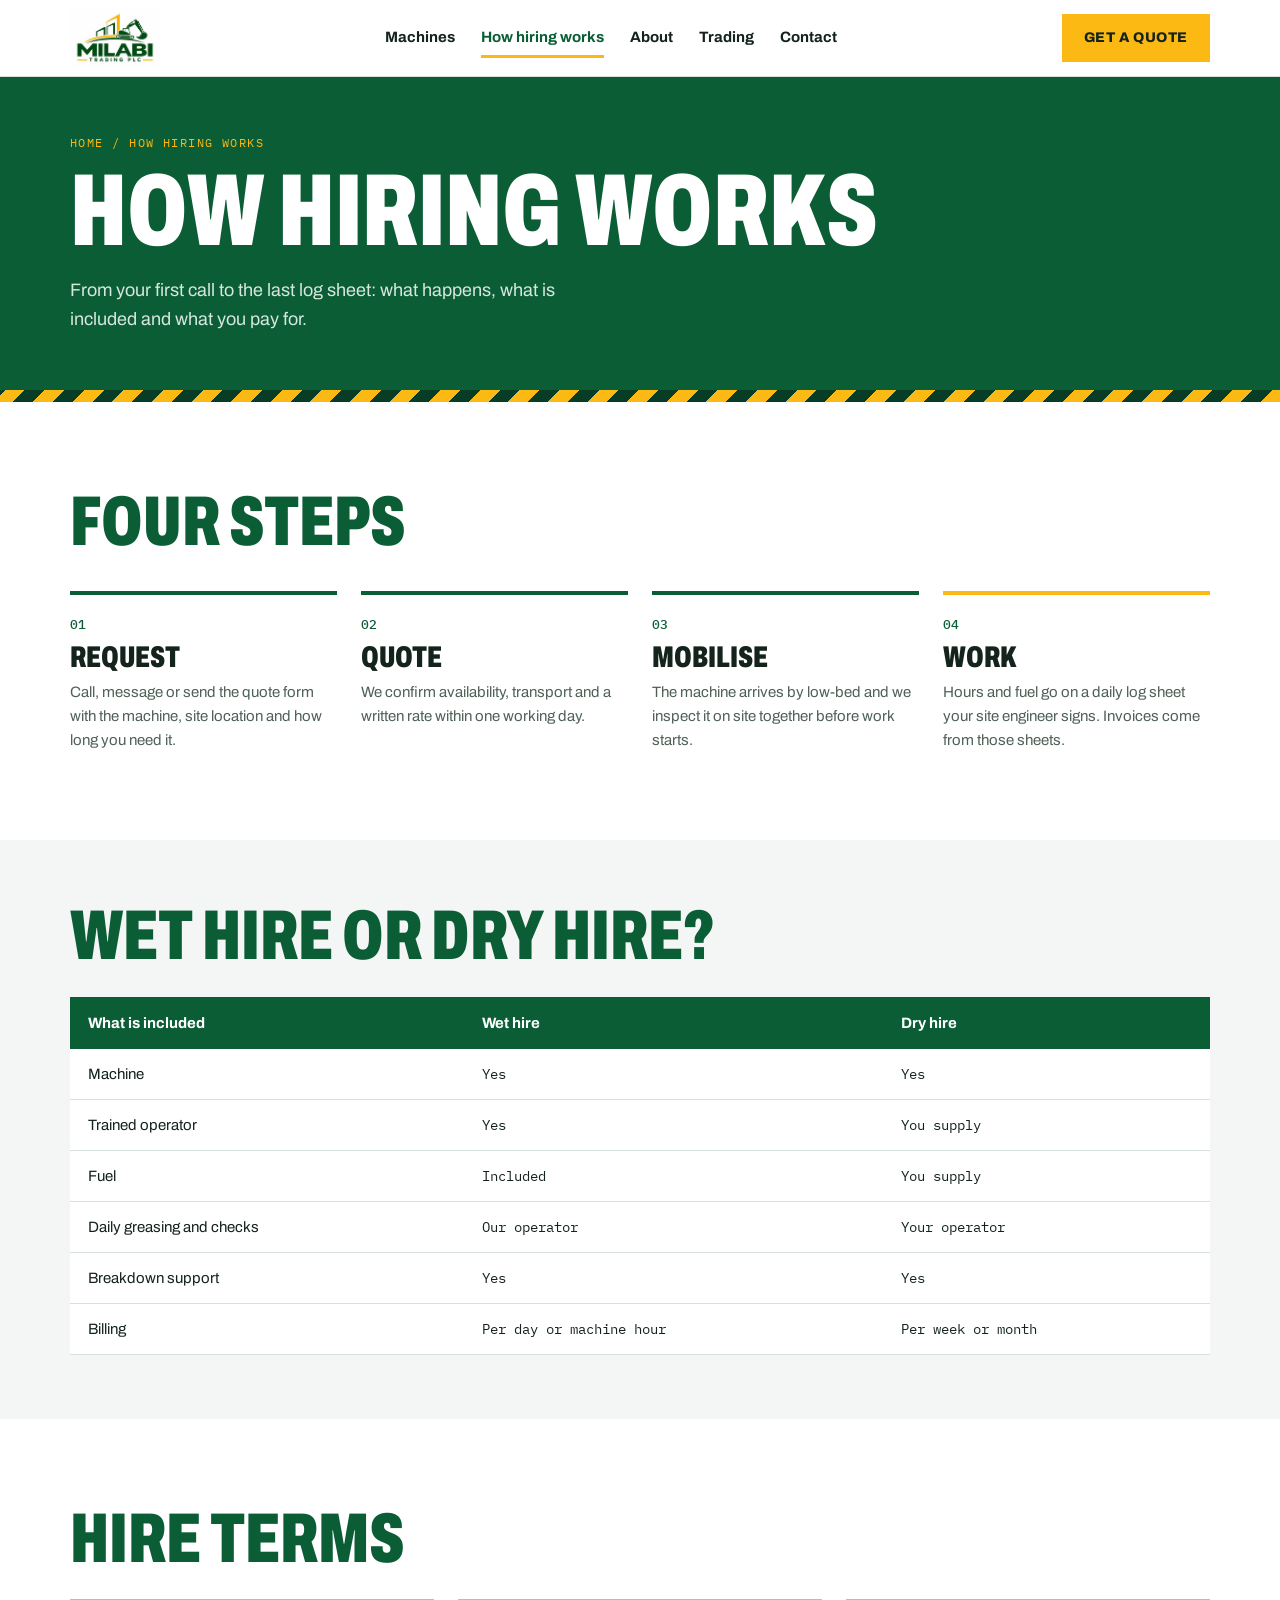
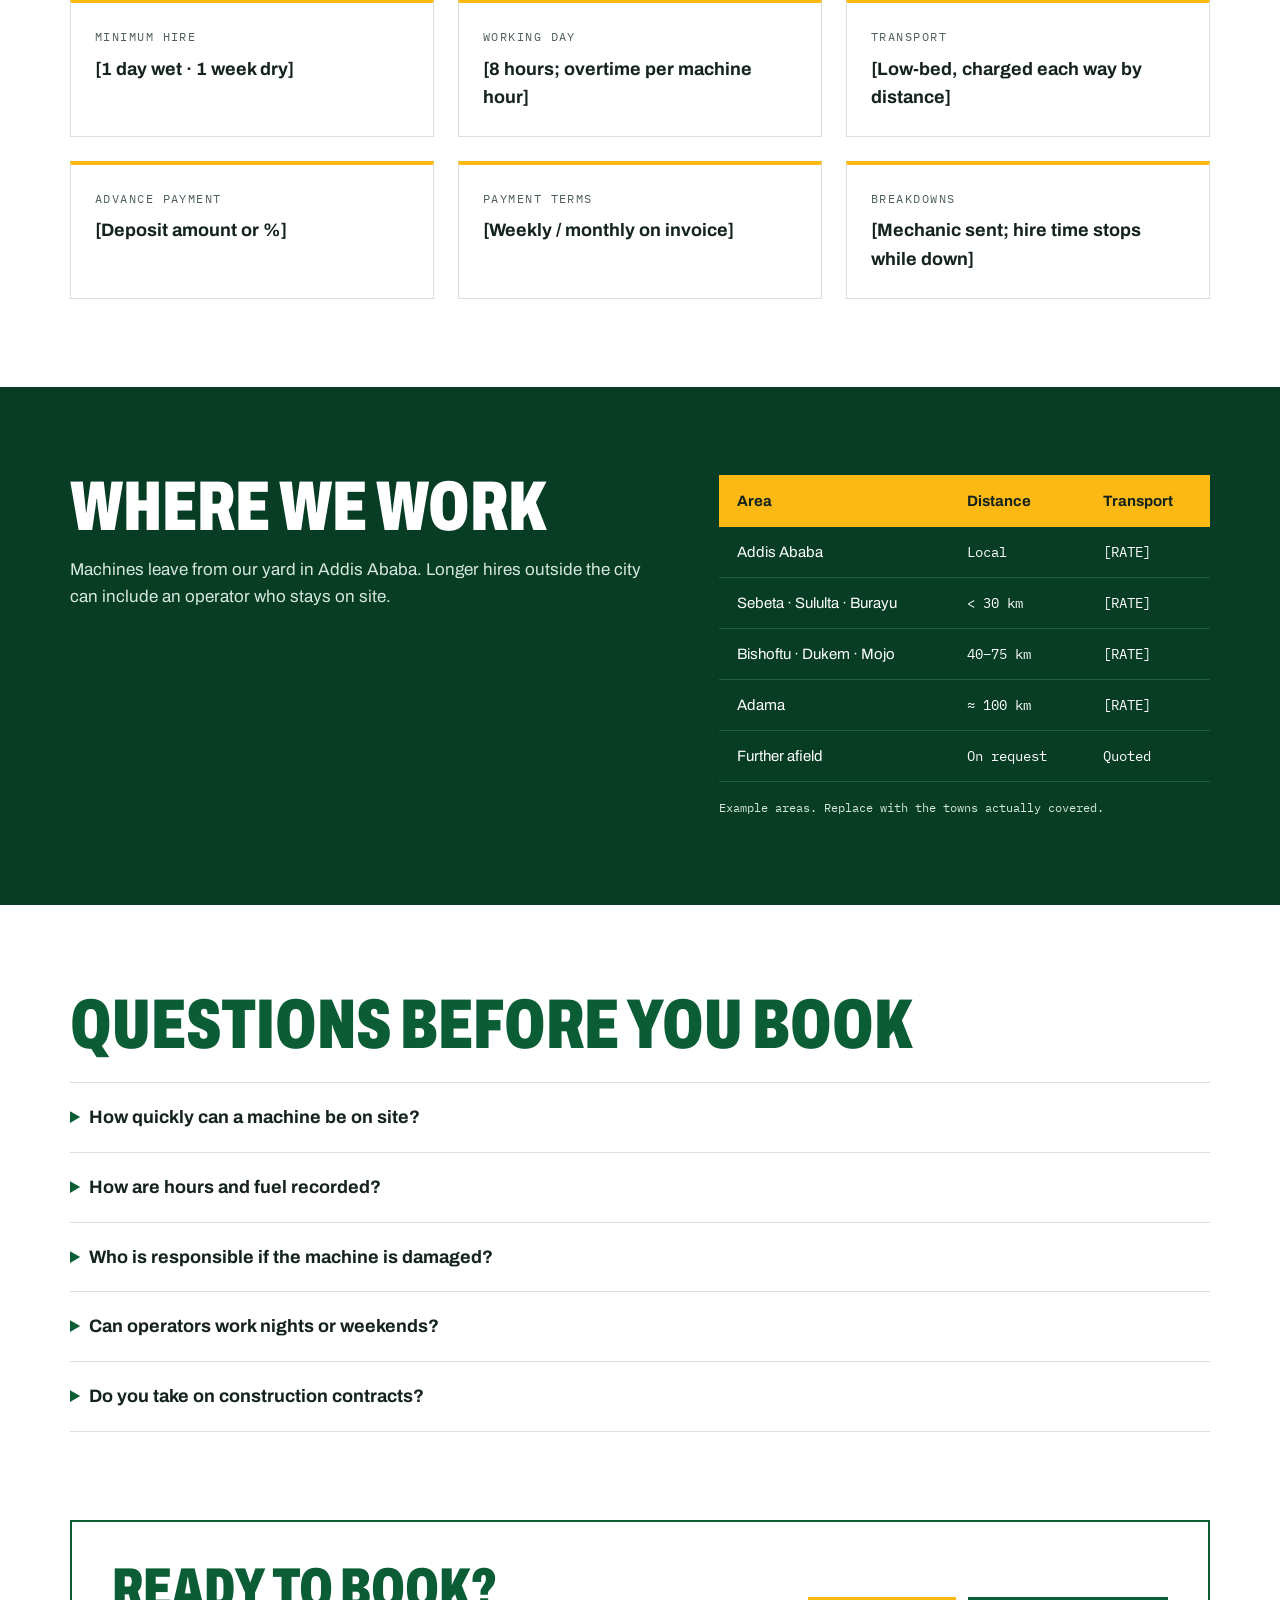
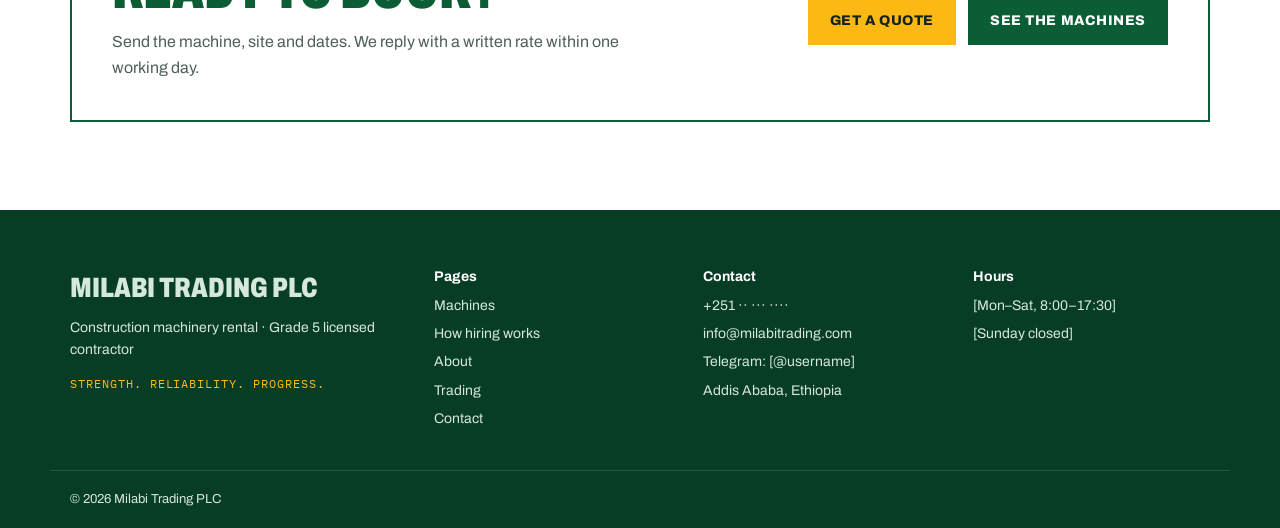
<file: how-hiring-works.html>
<!doctype html>
<html lang="en">
<head>
<meta charset="utf-8">
<meta name="viewport" content="width=device-width, initial-scale=1">
<title>How hiring works · Milabi Trading PLC</title>
<meta name="description" content="How to hire a machine from Milabi Trading PLC: the four steps, wet vs dry hire, hire terms, service area and common questions.">
<link rel="icon" type="image/png" href="images/favicon.png">
<link rel="preconnect" href="https://fonts.googleapis.com">
<link rel="preconnect" href="https://fonts.gstatic.com" crossorigin>
<link rel="stylesheet" href="https://fonts.googleapis.com/css2?family=Archivo:wdth,wght@62..125,400..900&family=IBM+Plex+Mono:wght@400;500&display=swap">
<link rel="stylesheet" href="css/style.css">
<script src="js/main.js" defer></script>
</head>
<body>
<a class="skip" href="#main">Skip to content</a>
<header class="site-header">
  <div class="wrap header-in">
    <a class="logo" href="index.html"><img src="images/logo.png" alt="Milabi Trading PLC" width="90" height="60"></a>
    <button class="menu-toggle" type="button" aria-expanded="false" aria-controls="nav">Menu</button>
    <nav id="nav" class="nav" aria-label="Main">
      <a href="machines.html">Machines</a>
      <a href="how-hiring-works.html" aria-current="page">How hiring works</a>
      <a href="about.html">About</a>
      <a href="trading.html">Trading</a>
      <a href="contact.html">Contact</a>
      <a class="btn gold nav-cta" href="contact.html">Get a quote</a>
    </nav>
    <a class="btn gold header-cta" href="contact.html">Get a quote</a>
  </div>
</header>

<main id="main">
<section class="page-head bg-green">
  <div class="wrap">
    <div class="crumbs"><a href="index.html">Home</a> / How hiring works</div>
    <h1>How hiring works</h1>
    <p class="lead">From your first call to the last log sheet: what happens, what is included and what you pay for.</p>
  </div>
</section>
<div class="stripe thin" aria-hidden="true"></div>

<section class="section">
  <div class="wrap">
    <h2 style="margin-bottom: 36px">Four steps</h2>
    <ol class="steps">
      <li><h3>Request</h3><p>Call, message or send the quote form with the machine, site location and how long you need it.</p></li>
      <li><h3>Quote</h3><p>We confirm availability, transport and a written rate within one working day.</p></li>
      <li><h3>Mobilise</h3><p>The machine arrives by low-bed and we inspect it on site together before work starts.</p></li>
      <li><h3>Work</h3><p>Hours and fuel go on a daily log sheet your site engineer signs. Invoices come from those sheets.</p></li>
    </ol>
  </div>
</section>

<section class="section tight bg-soft">
  <div class="wrap">
    <h2 style="margin-bottom: 28px">Wet hire or dry hire?</h2>
    <div class="table-box">
      <table class="data">
        <thead><tr><th>What is included</th><th>Wet hire</th><th>Dry hire</th></tr></thead>
        <tbody>
          <tr><td>Machine</td><td>Yes</td><td>Yes</td></tr>
          <tr><td>Trained operator</td><td>Yes</td><td>You supply</td></tr>
          <tr><td>Fuel</td><td>Included</td><td>You supply</td></tr>
          <tr><td>Daily greasing and checks</td><td>Our operator</td><td>Your operator</td></tr>
          <tr><td>Breakdown support</td><td>Yes</td><td>Yes</td></tr>
          <tr><td>Billing</td><td>Per day or machine hour</td><td>Per week or month</td></tr>
        </tbody>
      </table>
    </div>
  </div>
</section>

<section class="section">
  <div class="wrap">
    <h2 style="margin-bottom: 28px">Hire terms</h2>
    <div class="grid-3">
      <div class="tile"><div class="label">Minimum hire</div><p>[1 day wet · 1 week dry]</p></div>
      <div class="tile"><div class="label">Working day</div><p>[8 hours; overtime per machine hour]</p></div>
      <div class="tile"><div class="label">Transport</div><p>[Low-bed, charged each way by distance]</p></div>
      <div class="tile"><div class="label">Advance payment</div><p>[Deposit amount or %]</p></div>
      <div class="tile"><div class="label">Payment terms</div><p>[Weekly / monthly on invoice]</p></div>
      <div class="tile"><div class="label">Breakdowns</div><p>[Mechanic sent; hire time stops while down]</p></div>
    </div>
  </div>
</section>

<section class="section bg-deep">
  <div class="wrap split" style="align-items: start">
    <div class="stack"><h2>Where we work</h2><p class="muted" style="font-size: 17px">Machines leave from our yard in Addis Ababa. Longer hires outside the city can include an operator who stays on site.</p></div>
    <div>
      <div class="table-box" style="background: transparent">
        <table class="data" style="min-width: 460px">
          <thead><tr><th>Area</th><th>Distance</th><th>Transport</th></tr></thead>
          <tbody>
            <tr><td>Addis Ababa</td><td>Local</td><td>[RATE]</td></tr>
            <tr><td>Sebeta · Sululta · Burayu</td><td>&lt; 30 km</td><td>[RATE]</td></tr>
            <tr><td>Bishoftu · Dukem · Mojo</td><td>40–75 km</td><td>[RATE]</td></tr>
            <tr><td>Adama</td><td>≈ 100 km</td><td>[RATE]</td></tr>
            <tr><td>Further afield</td><td>On request</td><td>Quoted</td></tr>
          </tbody>
        </table>
      </div>
      <p class="note" style="color: #D6E7DD">Example areas. Replace with the towns actually covered.</p>
    </div>
  </div>
</section>

<section class="section">
  <div class="wrap">
    <h2 style="margin-bottom: 24px">Questions before you book</h2>
    <div class="faq">
      <details><summary>How quickly can a machine be on site?</summary><p>[Usually within X days of confirming, depending on distance and availability.]</p></details>
      <details><summary>How are hours and fuel recorded?</summary><p>Each machine has a daily log sheet showing start and stop hours, fuel added and work done. Your site engineer signs it every day, and invoices are built from those sheets.</p></details>
      <details><summary>Who is responsible if the machine is damaged?</summary><p>[Damage and insurance policy.]</p></details>
      <details><summary>Can operators work nights or weekends?</summary><p>[Yes / no, and any extra charge.]</p></details>
      <details><summary>Do you take on construction contracts?</summary><p>Milabi holds a Grade 5 contractor licence. Our focus is machinery hire; talk to us if your project needs machines with a licensed contractor behind them.</p></details>
    </div>
  </div>
</section>

<section class="section" style="padding-top: 0">
  <div class="wrap">
    <div class="cta-box">
      <div><h2>Ready to book?</h2><p>Send the machine, site and dates. We reply with a written rate within one working day.</p></div>
      <div class="btns"><a class="btn gold" href="contact.html">Get a quote</a><a class="btn" href="machines.html">See the machines</a></div>
    </div>
  </div>
</section>
</main>

<footer class="site-footer">
  <div class="wrap foot-grid">
    <div><span class="foot-name">Milabi Trading PLC</span><span>Construction machinery rental · Grade 5 licensed contractor</span><span class="foot-tag">Strength. Reliability. Progress.</span></div>
    <div><b>Pages</b><a href="machines.html">Machines</a><a href="how-hiring-works.html">How hiring works</a><a href="about.html">About</a><a href="trading.html">Trading</a><a href="contact.html">Contact</a></div>
    <div><b>Contact</b><span>+251 ·· ··· ····</span><span>info@milabitrading.com</span><span>Telegram: [@username]</span><span>Addis Ababa, Ethiopia</span></div>
    <div><b>Hours</b><span>[Mon–Sat, 8:00–17:30]</span><span>[Sunday closed]</span></div>
  </div>
  <div class="wrap foot-base">© 2026 Milabi Trading PLC</div>
</footer>
</body>
</html>
</file>
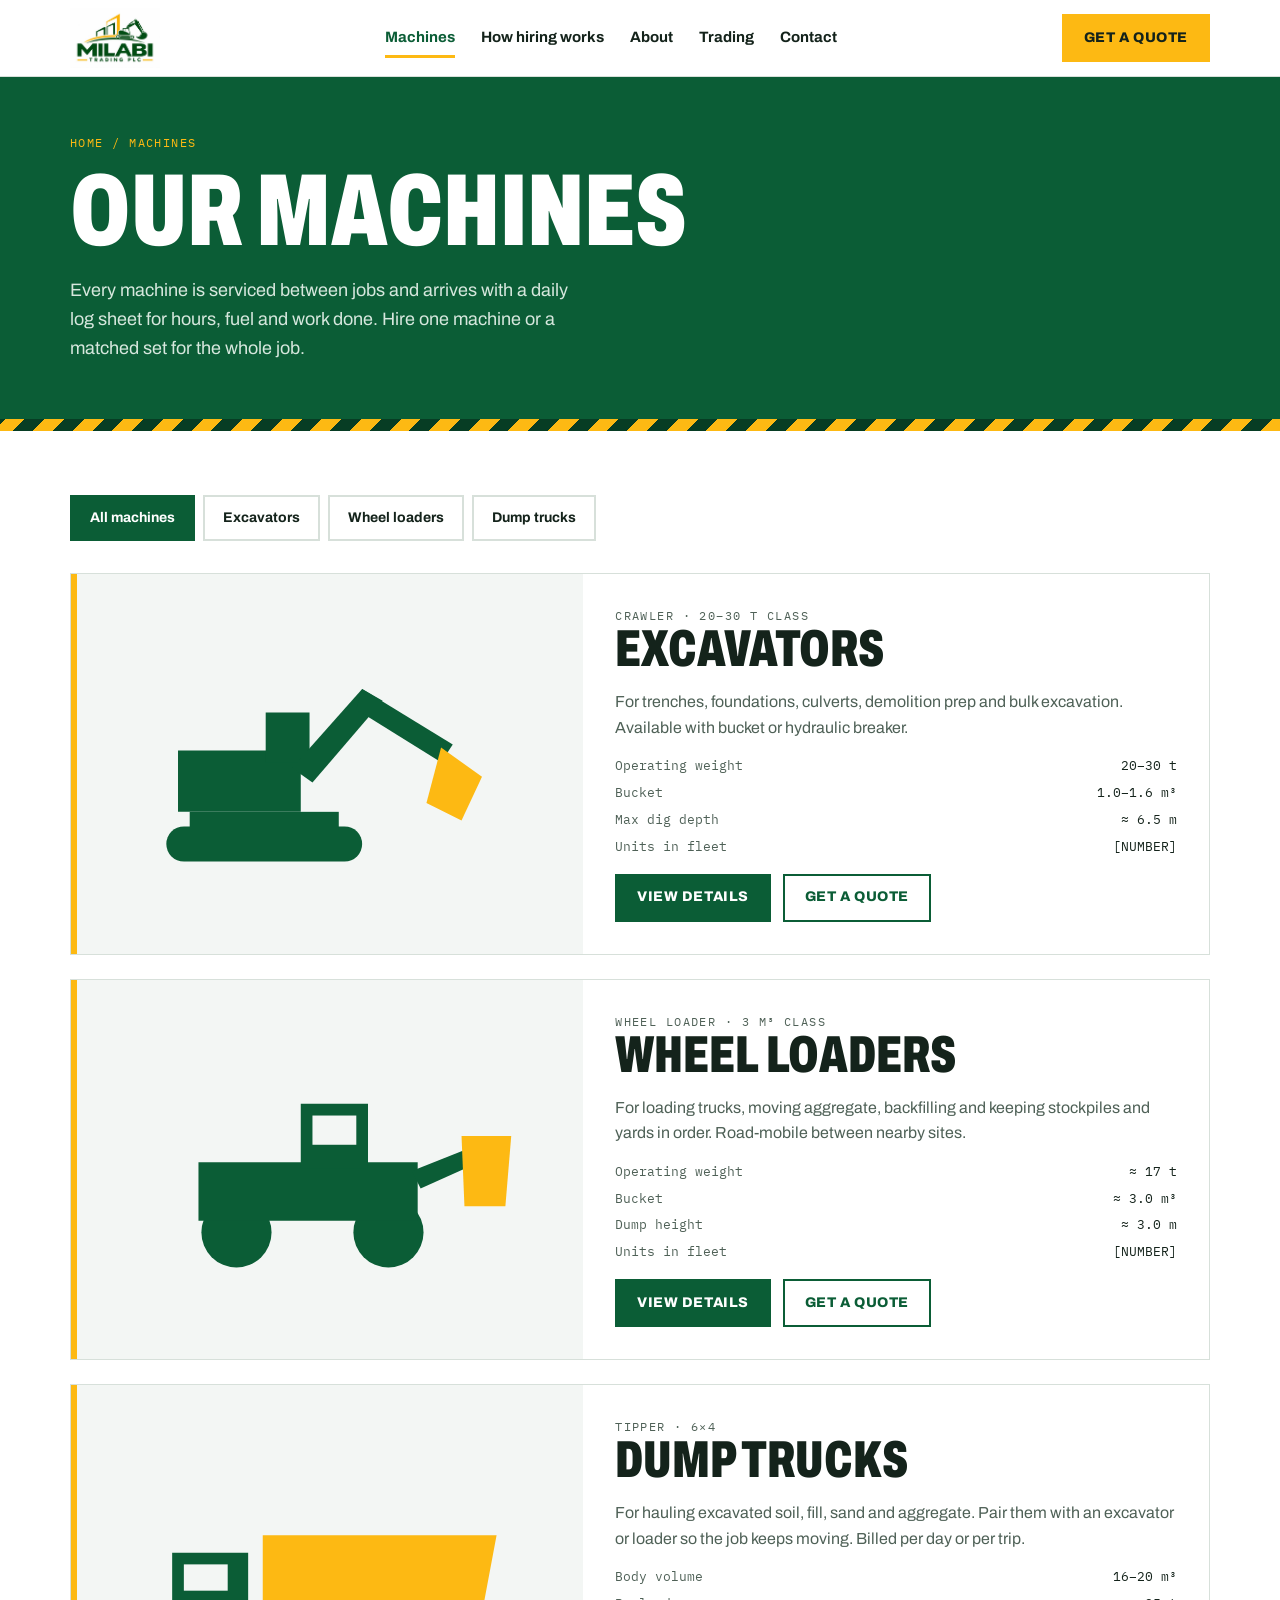
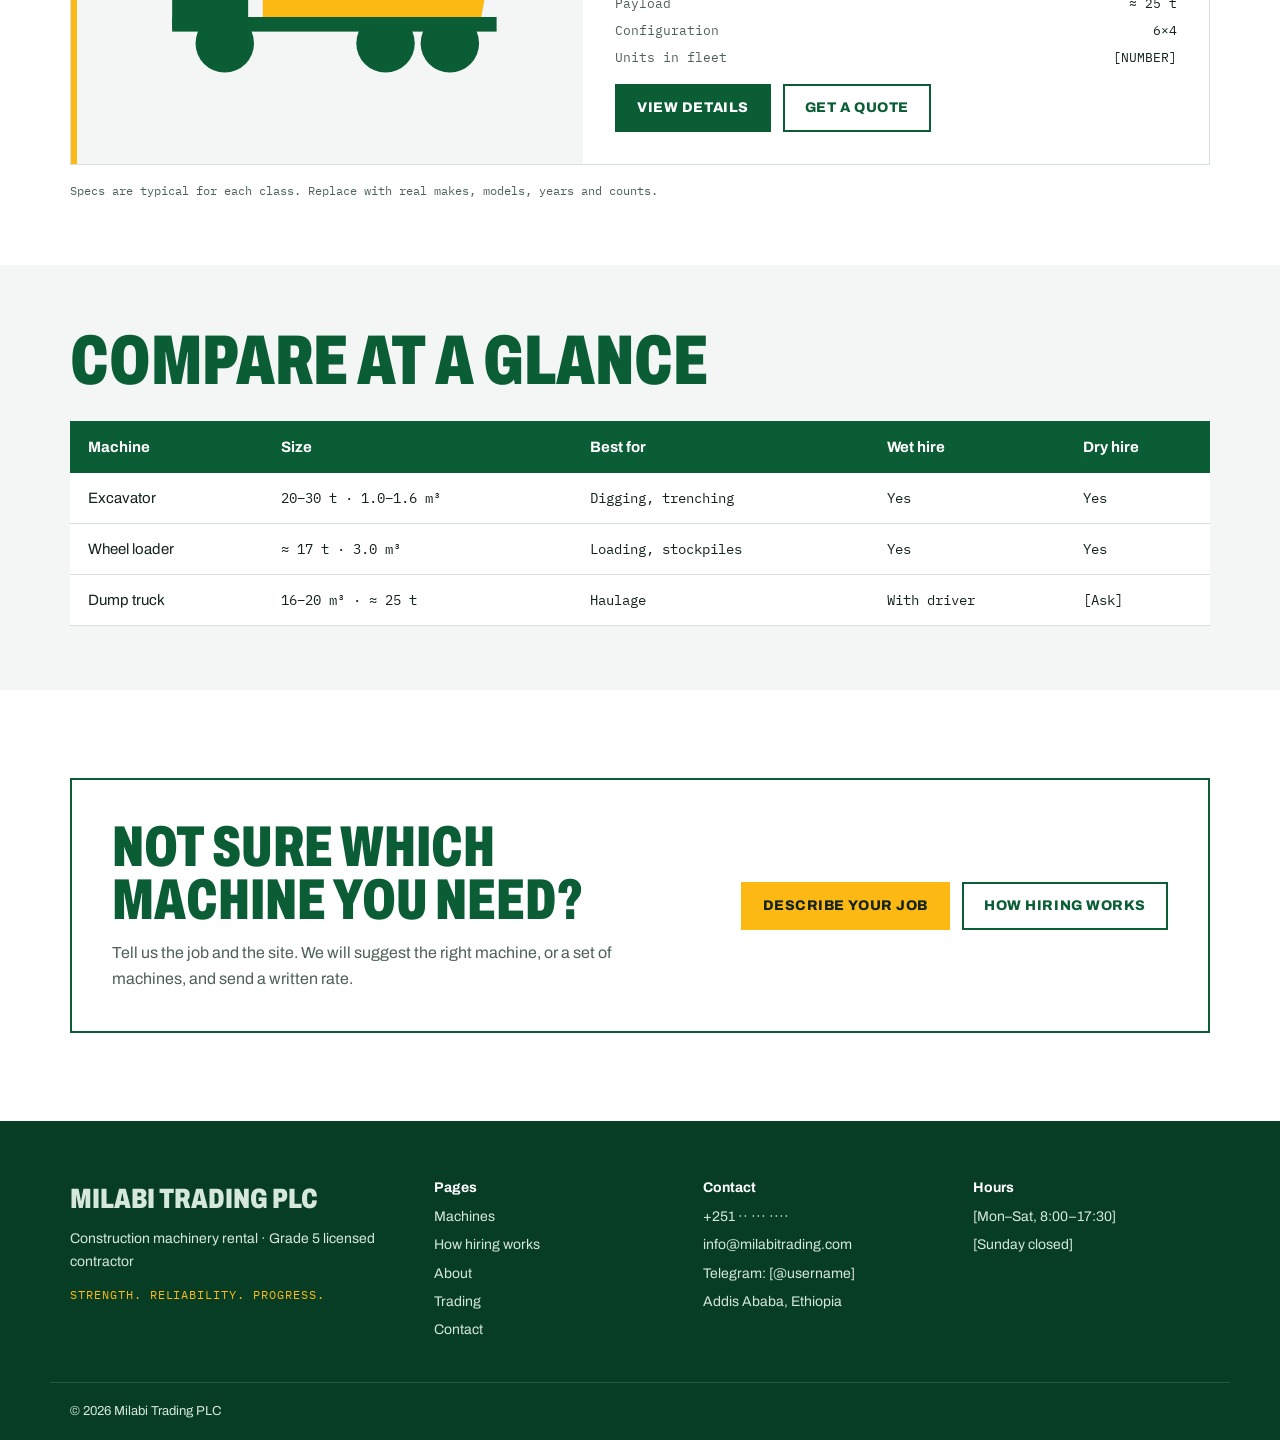
<file: machines.html>
<!doctype html>
<html lang="en">
<head>
<meta charset="utf-8">
<meta name="viewport" content="width=device-width, initial-scale=1">
<title>Machines for hire · Milabi Trading PLC</title>
<meta name="description" content="Excavators, wheel loaders and dump trucks for hire from Milabi Trading PLC in Addis Ababa. Specs, sizes and what each machine is best for.">
<link rel="icon" type="image/png" href="images/favicon.png">
<link rel="preconnect" href="https://fonts.googleapis.com">
<link rel="preconnect" href="https://fonts.gstatic.com" crossorigin>
<link rel="stylesheet" href="https://fonts.googleapis.com/css2?family=Archivo:wdth,wght@62..125,400..900&family=IBM+Plex+Mono:wght@400;500&display=swap">
<link rel="stylesheet" href="css/style.css">
<script src="js/main.js" defer></script>
</head>
<body>
<a class="skip" href="#main">Skip to content</a>
<header class="site-header">
  <div class="wrap header-in">
    <a class="logo" href="index.html"><img src="images/logo.png" alt="Milabi Trading PLC" width="90" height="60"></a>
    <button class="menu-toggle" type="button" aria-expanded="false" aria-controls="nav">Menu</button>
    <nav id="nav" class="nav" aria-label="Main">
      <a href="machines.html" aria-current="page">Machines</a>
      <a href="how-hiring-works.html">How hiring works</a>
      <a href="about.html">About</a>
      <a href="trading.html">Trading</a>
      <a href="contact.html">Contact</a>
      <a class="btn gold nav-cta" href="contact.html">Get a quote</a>
    </nav>
    <a class="btn gold header-cta" href="contact.html">Get a quote</a>
  </div>
</header>

<main id="main">
<section class="page-head bg-green">
  <div class="wrap">
    <div class="crumbs"><a href="index.html">Home</a> / Machines</div>
    <h1>Our machines</h1>
    <p class="lead">Every machine is serviced between jobs and arrives with a daily log sheet for hours, fuel and work done. Hire one machine or a matched set for the whole job.</p>
  </div>
</section>
<div class="stripe thin" aria-hidden="true"></div>

<section class="section tight">
  <div class="wrap">
    <div class="chips" role="group" aria-label="Filter machines">
      <button class="chip" type="button" data-filter="all" aria-pressed="true">All machines</button>
      <button class="chip" type="button" data-filter="exc" aria-pressed="false">Excavators</button>
      <button class="chip" type="button" data-filter="ldr" aria-pressed="false">Wheel loaders</button>
      <button class="chip" type="button" data-filter="dmp" aria-pressed="false">Dump trucks</button>
    </div>
    <div class="stack" style="gap: 24px">
      <article class="machine" data-kind="exc">
        <div class="machine-art"><svg viewBox="0 0 260 150" aria-hidden="true"><g fill="currentColor"><rect x="18" y="118" width="134" height="24" rx="12"/><rect x="34" y="108" width="102" height="12"/><path d="M26 66h84v42H26z"/><path d="M86 40h30v34H86z"/><path d="M104 78 L152 24 L166 32 L118 88Z"/><path d="M152 24 L214 62 L206 74 L148 38Z"/><path d="M206 64 L234 84 L220 114 L196 102Z" fill="#FDB913"/></g></svg></div>
        <div class="machine-body">
          <div><div class="label">Crawler · 20–30 t class</div><h2>Excavators</h2></div>
          <p class="muted">For trenches, foundations, culverts, demolition prep and bulk excavation. Available with bucket or hydraulic breaker.</p>
          <dl class="spec"><dt>Operating weight</dt><dd>20–30 t</dd><dt>Bucket</dt><dd>1.0–1.6 m³</dd><dt>Max dig depth</dt><dd>≈ 6.5 m</dd><dt>Units in fleet</dt><dd>[NUMBER]</dd></dl>
          <div class="btns"><a class="btn" href="excavator.html">View details</a><a class="btn line" href="contact.html">Get a quote</a></div>
        </div>
      </article>
      <article class="machine" data-kind="ldr">
        <div class="machine-art"><svg viewBox="0 0 260 150" aria-hidden="true"><g fill="currentColor"><circle cx="66" cy="118" r="24"/><circle cx="170" cy="118" r="24"/><path d="M40 70h150v40H40z"/><path d="M110 30h46v44h-46z"/><rect x="118" y="38" width="30" height="20" fill="#F3F6F4"/><path d="M186 76 L226 60 L232 70 L192 88Z"/><path d="M220 52 L254 52 L250 100 L222 100Z" fill="#FDB913"/></g></svg></div>
        <div class="machine-body">
          <div><div class="label">Wheel loader · 3 m³ class</div><h2>Wheel loaders</h2></div>
          <p class="muted">For loading trucks, moving aggregate, backfilling and keeping stockpiles and yards in order. Road-mobile between nearby sites.</p>
          <dl class="spec"><dt>Operating weight</dt><dd>≈ 17 t</dd><dt>Bucket</dt><dd>≈ 3.0 m³</dd><dt>Dump height</dt><dd>≈ 3.0 m</dd><dt>Units in fleet</dt><dd>[NUMBER]</dd></dl>
          <div class="btns"><a class="btn" href="wheel-loader.html">View details</a><a class="btn line" href="contact.html">Get a quote</a></div>
        </div>
      </article>
      <article class="machine" data-kind="dmp">
        <div class="machine-art"><svg viewBox="0 0 260 150" aria-hidden="true"><g fill="currentColor"><circle cx="58" cy="122" r="20"/><circle cx="168" cy="122" r="20"/><circle cx="212" cy="122" r="20"/><path d="M22 60h52v52H22z"/><rect x="30" y="68" width="30" height="18" fill="#F3F6F4"/><path d="M84 48h160l-12 64H84z" fill="#FDB913"/><rect x="22" y="104" width="222" height="10"/></g></svg></div>
        <div class="machine-body">
          <div><div class="label">Tipper · 6×4</div><h2>Dump trucks</h2></div>
          <p class="muted">For hauling excavated soil, fill, sand and aggregate. Pair them with an excavator or loader so the job keeps moving. Billed per day or per trip.</p>
          <dl class="spec"><dt>Body volume</dt><dd>16–20 m³</dd><dt>Payload</dt><dd>≈ 25 t</dd><dt>Configuration</dt><dd>6×4</dd><dt>Units in fleet</dt><dd>[NUMBER]</dd></dl>
          <div class="btns"><a class="btn" href="dump-truck.html">View details</a><a class="btn line" href="contact.html">Get a quote</a></div>
        </div>
      </article>
    </div>
    <p class="note">Specs are typical for each class. Replace with real makes, models, years and counts.</p>
  </div>
</section>

<section class="section tight bg-soft">
  <div class="wrap">
    <h2 style="margin-bottom: 28px">Compare at a glance</h2>
    <div class="table-box">
      <table class="data">
        <thead><tr><th>Machine</th><th>Size</th><th>Best for</th><th>Wet hire</th><th>Dry hire</th></tr></thead>
        <tbody>
          <tr><td>Excavator</td><td>20–30 t · 1.0–1.6 m³</td><td>Digging, trenching</td><td>Yes</td><td>Yes</td></tr>
          <tr><td>Wheel loader</td><td>≈ 17 t · 3.0 m³</td><td>Loading, stockpiles</td><td>Yes</td><td>Yes</td></tr>
          <tr><td>Dump truck</td><td>16–20 m³ · ≈ 25 t</td><td>Haulage</td><td>With driver</td><td>[Ask]</td></tr>
        </tbody>
      </table>
    </div>
  </div>
</section>

<section class="section">
  <div class="wrap">
    <div class="cta-box">
      <div><h2>Not sure which machine you need?</h2><p>Tell us the job and the site. We will suggest the right machine, or a set of machines, and send a written rate.</p></div>
      <div class="btns"><a class="btn gold" href="contact.html">Describe your job</a><a class="btn line" href="how-hiring-works.html">How hiring works</a></div>
    </div>
  </div>
</section>
</main>

<footer class="site-footer">
  <div class="wrap foot-grid">
    <div><span class="foot-name">Milabi Trading PLC</span><span>Construction machinery rental · Grade 5 licensed contractor</span><span class="foot-tag">Strength. Reliability. Progress.</span></div>
    <div><b>Pages</b><a href="machines.html">Machines</a><a href="how-hiring-works.html">How hiring works</a><a href="about.html">About</a><a href="trading.html">Trading</a><a href="contact.html">Contact</a></div>
    <div><b>Contact</b><span>+251 ·· ··· ····</span><span>info@milabitrading.com</span><span>Telegram: [@username]</span><span>Addis Ababa, Ethiopia</span></div>
    <div><b>Hours</b><span>[Mon–Sat, 8:00–17:30]</span><span>[Sunday closed]</span></div>
  </div>
  <div class="wrap foot-base">© 2026 Milabi Trading PLC</div>
</footer>
</body>
</html>
</file>
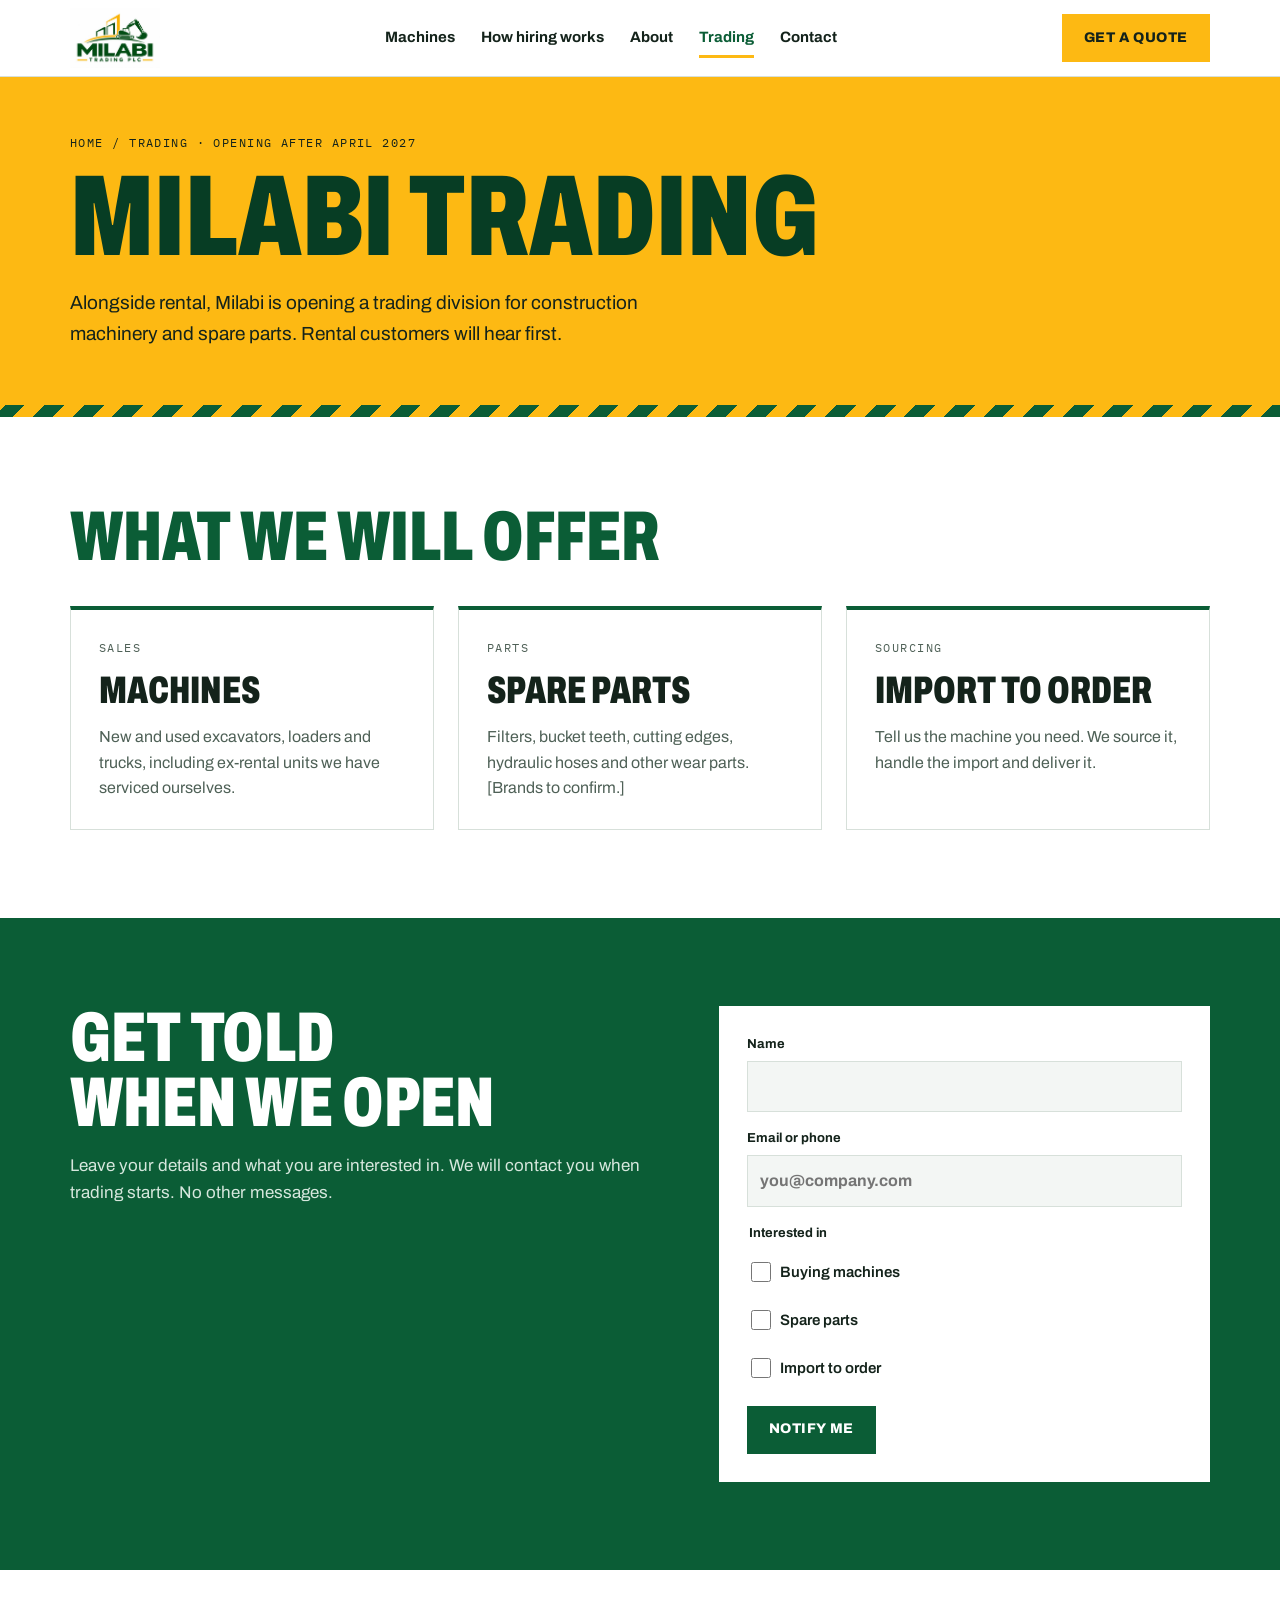
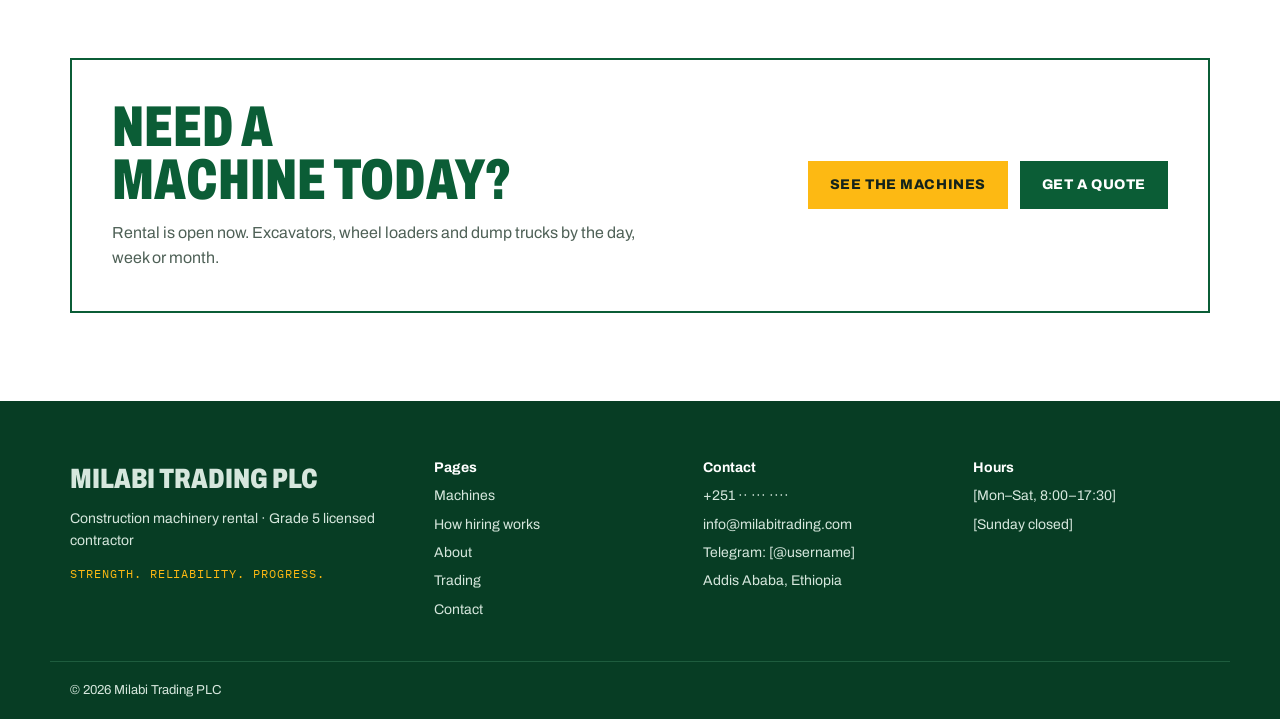
<file: trading.html>
<!doctype html>
<html lang="en">
<head>
<meta charset="utf-8">
<meta name="viewport" content="width=device-width, initial-scale=1">
<title>Milabi Trading · Machinery and spare parts from 2027</title>
<meta name="description" content="Milabi Trading PLC is opening a trading division for construction machinery and spare parts after April 2027. Sign up to hear when it opens.">
<link rel="icon" type="image/png" href="images/favicon.png">
<link rel="preconnect" href="https://fonts.googleapis.com">
<link rel="preconnect" href="https://fonts.gstatic.com" crossorigin>
<link rel="stylesheet" href="https://fonts.googleapis.com/css2?family=Archivo:wdth,wght@62..125,400..900&family=IBM+Plex+Mono:wght@400;500&display=swap">
<link rel="stylesheet" href="css/style.css">
<script src="js/main.js" defer></script>
</head>
<body>
<a class="skip" href="#main">Skip to content</a>
<header class="site-header">
  <div class="wrap header-in">
    <a class="logo" href="index.html"><img src="images/logo.png" alt="Milabi Trading PLC" width="90" height="60"></a>
    <button class="menu-toggle" type="button" aria-expanded="false" aria-controls="nav">Menu</button>
    <nav id="nav" class="nav" aria-label="Main">
      <a href="machines.html">Machines</a>
      <a href="how-hiring-works.html">How hiring works</a>
      <a href="about.html">About</a>
      <a href="trading.html" aria-current="page">Trading</a>
      <a href="contact.html">Contact</a>
      <a class="btn gold nav-cta" href="contact.html">Get a quote</a>
    </nav>
    <a class="btn gold header-cta" href="contact.html">Get a quote</a>
  </div>
</header>

<main id="main">
<section class="page-head bg-gold">
  <div class="wrap">
    <div class="crumbs"><a href="index.html">Home</a> / Trading · Opening after April 2027</div>
    <h1 style="font-size: clamp(56px, 9vw, 132px)">Milabi Trading</h1>
    <p class="lead" style="font-size: 19px">Alongside rental, Milabi is opening a trading division for construction machinery and spare parts. Rental customers will hear first.</p>
  </div>
</section>
<div class="stripe alt" aria-hidden="true"></div>

<section class="section">
  <div class="wrap">
    <h2 style="margin-bottom: 36px">What we will offer</h2>
    <div class="grid-3">
      <article class="card green-top"><div class="label">Sales</div><h3>Machines</h3><p class="muted">New and used excavators, loaders and trucks, including ex-rental units we have serviced ourselves.</p></article>
      <article class="card green-top"><div class="label">Parts</div><h3>Spare parts</h3><p class="muted">Filters, bucket teeth, cutting edges, hydraulic hoses and other wear parts. [Brands to confirm.]</p></article>
      <article class="card green-top"><div class="label">Sourcing</div><h3>Import to order</h3><p class="muted">Tell us the machine you need. We source it, handle the import and deliver it.</p></article>
    </div>
  </div>
</section>

<section class="section bg-green">
  <div class="wrap split" style="align-items: start">
    <div class="stack"><h2>Get told when we open</h2><p class="muted" style="font-size: 17px">Leave your details and what you are interested in. We will contact you when trading starts. No other messages.</p></div>
    <form class="form" data-form="Trading sign-up" data-ok="Thank you. We will contact you when Milabi Trading opens." style="background: #ffffff; color: #14231B; padding: 28px" novalidate>
      <label for="tr-name">Name<input id="tr-name" name="name" required autocomplete="name"></label>
      <label for="tr-contact">Email or phone<input id="tr-contact" name="contact" required placeholder="you@company.com"></label>
      <fieldset><legend>Interested in</legend>
        <label class="check" for="tr-m"><input id="tr-m" name="interest" value="Buying machines" type="checkbox">Buying machines</label>
        <label class="check" for="tr-p"><input id="tr-p" name="interest" value="Spare parts" type="checkbox">Spare parts</label>
        <label class="check" for="tr-i"><input id="tr-i" name="interest" value="Import to order" type="checkbox">Import to order</label>
      </fieldset>
      <div><button class="btn" type="submit">Notify me</button></div>
      <p class="form-msg" role="status" hidden></p>
    </form>
  </div>
</section>

<section class="section">
  <div class="wrap">
    <div class="cta-box">
      <div><h2>Need a machine today?</h2><p>Rental is open now. Excavators, wheel loaders and dump trucks by the day, week or month.</p></div>
      <div class="btns"><a class="btn gold" href="machines.html">See the machines</a><a class="btn" href="contact.html">Get a quote</a></div>
    </div>
  </div>
</section>
</main>

<footer class="site-footer">
  <div class="wrap foot-grid">
    <div><span class="foot-name">Milabi Trading PLC</span><span>Construction machinery rental · Grade 5 licensed contractor</span><span class="foot-tag">Strength. Reliability. Progress.</span></div>
    <div><b>Pages</b><a href="machines.html">Machines</a><a href="how-hiring-works.html">How hiring works</a><a href="about.html">About</a><a href="trading.html">Trading</a><a href="contact.html">Contact</a></div>
    <div><b>Contact</b><span>+251 ·· ··· ····</span><span>info@milabitrading.com</span><span>Telegram: [@username]</span><span>Addis Ababa, Ethiopia</span></div>
    <div><b>Hours</b><span>[Mon–Sat, 8:00–17:30]</span><span>[Sunday closed]</span></div>
  </div>
  <div class="wrap foot-base">© 2026 Milabi Trading PLC</div>
</footer>
</body>
</html>
</file>
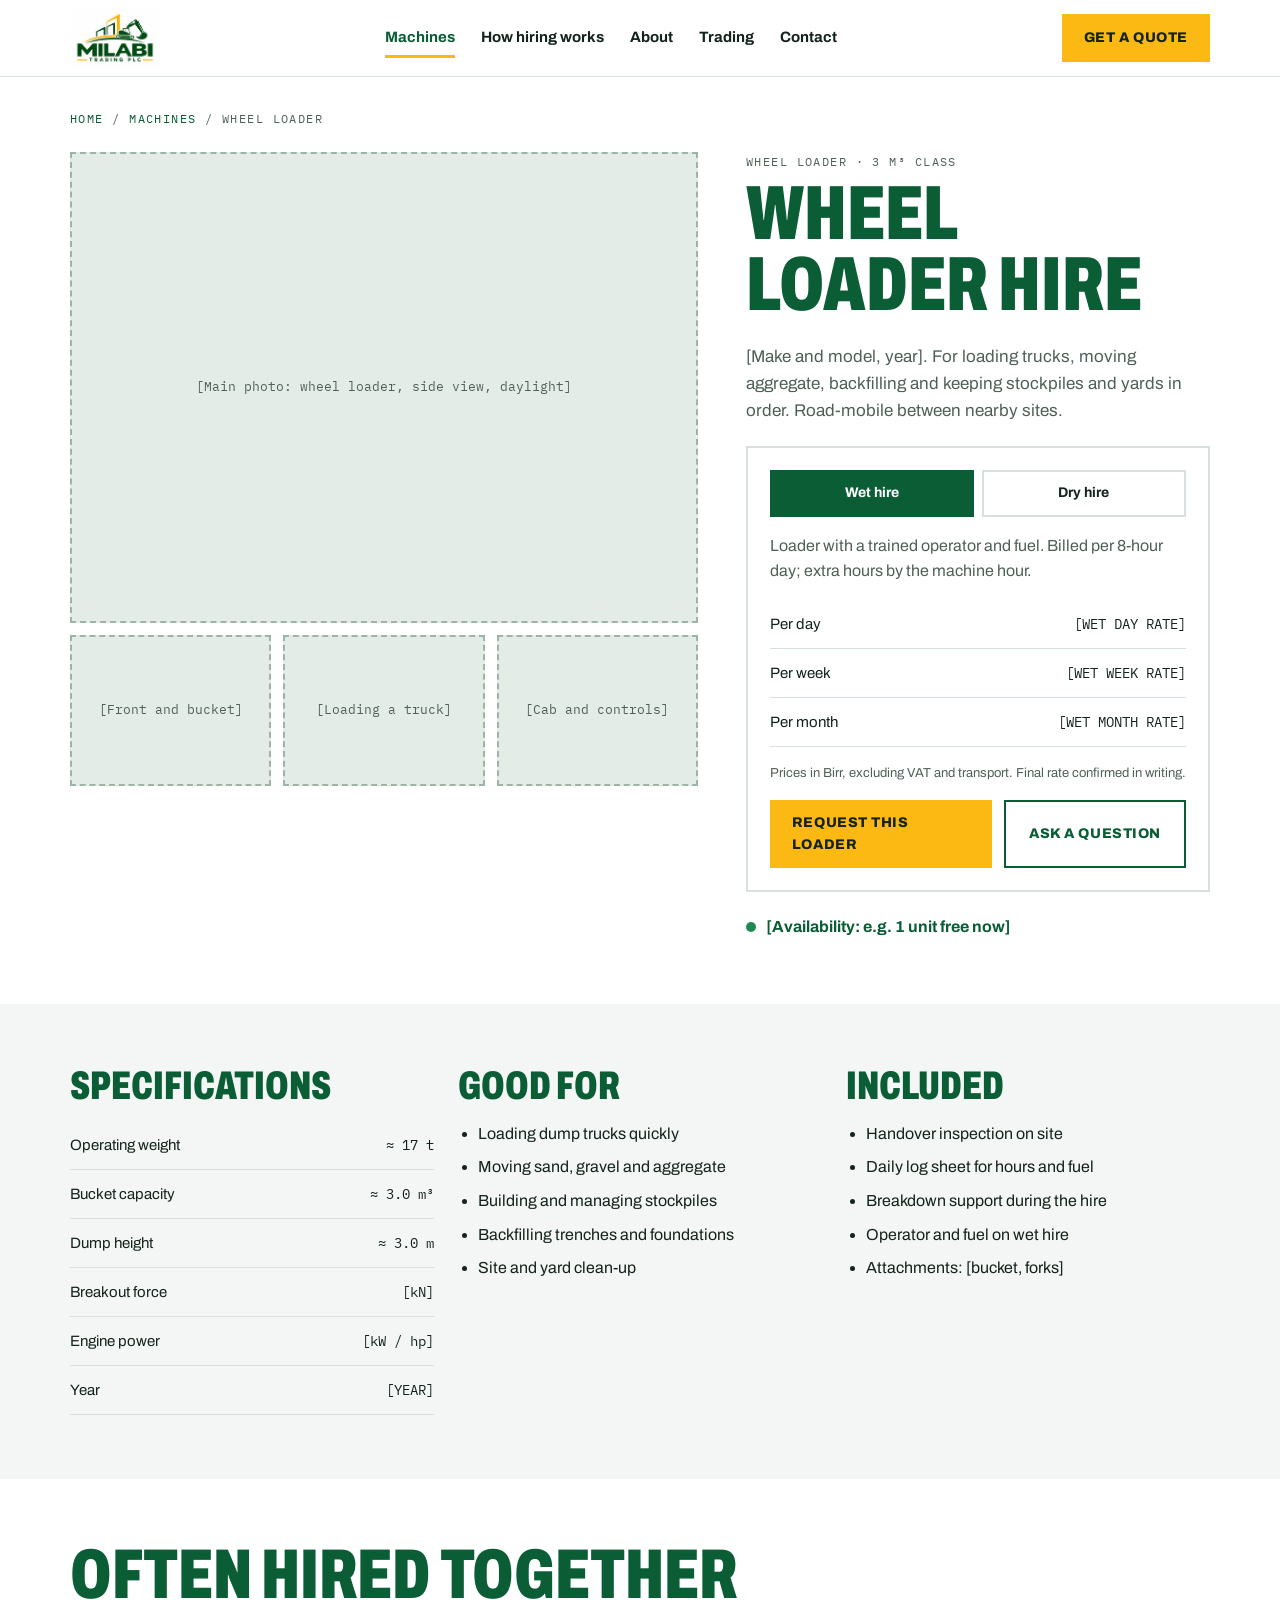
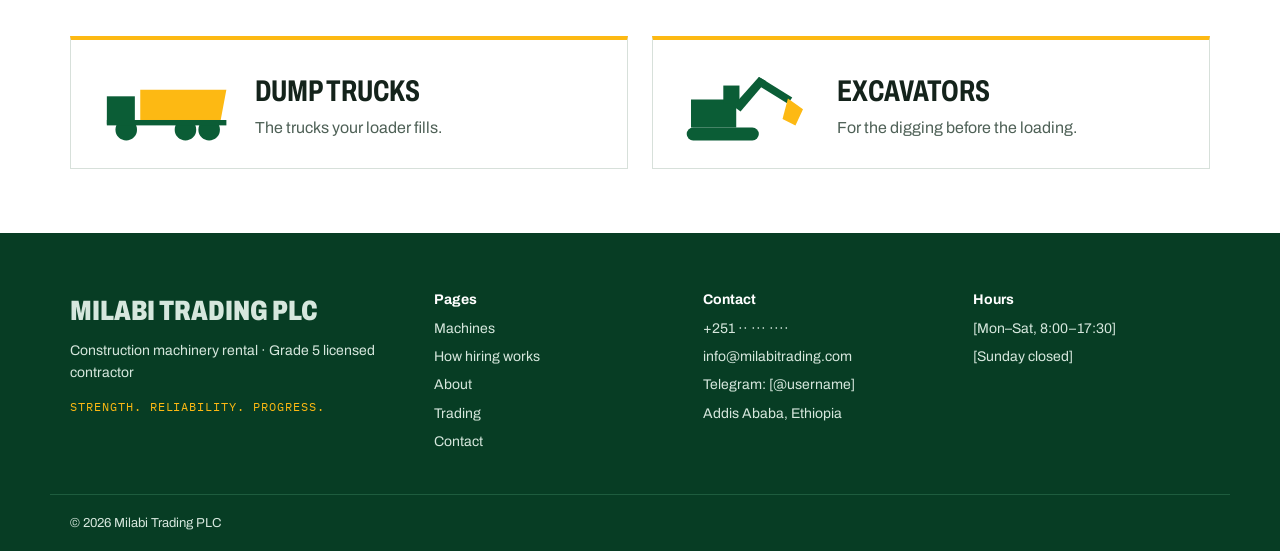
<file: wheel-loader.html>
<!doctype html>
<html lang="en">
<head>
<meta charset="utf-8">
<meta name="viewport" content="width=device-width, initial-scale=1">
<title>Wheel loader hire in Addis Ababa · Milabi Trading PLC</title>
<meta name="description" content="Hire a 3 m³ wheel loader from Milabi Trading PLC. Wet hire with operator and fuel, or dry hire. Daily, weekly and monthly rates.">
<link rel="icon" type="image/png" href="images/favicon.png">
<link rel="preconnect" href="https://fonts.googleapis.com">
<link rel="preconnect" href="https://fonts.gstatic.com" crossorigin>
<link rel="stylesheet" href="https://fonts.googleapis.com/css2?family=Archivo:wdth,wght@62..125,400..900&family=IBM+Plex+Mono:wght@400;500&display=swap">
<link rel="stylesheet" href="css/style.css">
<script src="js/main.js" defer></script>
</head>
<body>
<a class="skip" href="#main">Skip to content</a>
<header class="site-header">
  <div class="wrap header-in">
    <a class="logo" href="index.html"><img src="images/logo.png" alt="Milabi Trading PLC" width="90" height="60"></a>
    <button class="menu-toggle" type="button" aria-expanded="false" aria-controls="nav">Menu</button>
    <nav id="nav" class="nav" aria-label="Main">
      <a href="machines.html" aria-current="page">Machines</a>
      <a href="how-hiring-works.html">How hiring works</a>
      <a href="about.html">About</a>
      <a href="trading.html">Trading</a>
      <a href="contact.html">Contact</a>
      <a class="btn gold nav-cta" href="contact.html">Get a quote</a>
    </nav>
    <a class="btn gold header-cta" href="contact.html">Get a quote</a>
  </div>
</header>

<main id="main">
<section class="section tight" style="padding-top: 32px">
  <div class="wrap">
    <div class="crumbs-dark"><a href="index.html">Home</a> / <a href="machines.html">Machines</a> / Wheel loader</div>
    <div class="detail">
      <div class="gallery">
        <div class="ph r43">[Main photo: wheel loader, side view, daylight]</div>
        <div class="thumbs"><div class="ph r43">[Front and bucket]</div><div class="ph r43">[Loading a truck]</div><div class="ph r43">[Cab and controls]</div></div>
      </div>
      <div class="stack" style="gap: 22px">
        <div><div class="label">Wheel loader · 3 m³ class</div><h1 style="color: #0B5D36; font-size: clamp(52px, 6vw, 84px); margin-top: 8px">Wheel loader hire</h1></div>
        <p class="muted" style="font-size: 17px">[Make and model, year]. For loading trucks, moving aggregate, backfilling and keeping stockpiles and yards in order. Road-mobile between nearby sites.</p>
        <div class="rate-box" data-rates='{"wet":{"note":"Loader with a trained operator and fuel. Billed per 8-hour day; extra hours by the machine hour.","rows":[["Per day","[WET DAY RATE]"],["Per week","[WET WEEK RATE]"],["Per month","[WET MONTH RATE]"]]},"dry":{"note":"Loader only. You supply the operator and fuel. Weekly and monthly terms.","rows":[["Per day","[DRY DAY RATE]"],["Per week","[DRY WEEK RATE]"],["Per month","[DRY MONTH RATE]"]]}}'>
          <div class="tabs" role="group" aria-label="Hire type"><button class="tab" type="button" data-tab="wet" aria-pressed="true">Wet hire</button><button class="tab" type="button" data-tab="dry" aria-pressed="false">Dry hire</button></div>
          <p class="muted" data-rate-note>Loader with a trained operator and fuel. Billed per 8-hour day; extra hours by the machine hour.</p>
          <table class="kv"><tbody data-rate-rows><tr><td>Per day</td><td>[WET DAY RATE]</td></tr><tr><td>Per week</td><td>[WET WEEK RATE]</td></tr><tr><td>Per month</td><td>[WET MONTH RATE]</td></tr></tbody></table>
          <p class="muted" style="font-size: 13px">Prices in Birr, excluding VAT and transport. Final rate confirmed in writing.</p>
          <div class="btns"><a class="btn gold" href="contact.html?machine=Wheel%20loader" style="flex: 1 1 200px">Request this loader</a><a class="btn line" href="contact.html" style="flex: 1 1 160px">Ask a question</a></div>
        </div>
        <div class="avail">[Availability: e.g. 1 unit free now]</div>
      </div>
    </div>
  </div>
</section>

<section class="section tight bg-soft">
  <div class="wrap grid-3 lists">
    <div><h2>Specifications</h2><table class="kv"><tbody>
      <tr><td>Operating weight</td><td>≈ 17 t</td></tr><tr><td>Bucket capacity</td><td>≈ 3.0 m³</td></tr><tr><td>Dump height</td><td>≈ 3.0 m</td></tr><tr><td>Breakout force</td><td>[kN]</td></tr><tr><td>Engine power</td><td>[kW / hp]</td></tr><tr><td>Year</td><td>[YEAR]</td></tr>
    </tbody></table></div>
    <div><h2>Good for</h2><ul><li>Loading dump trucks quickly</li><li>Moving sand, gravel and aggregate</li><li>Building and managing stockpiles</li><li>Backfilling trenches and foundations</li><li>Site and yard clean-up</li></ul></div>
    <div><h2>Included</h2><ul><li>Handover inspection on site</li><li>Daily log sheet for hours and fuel</li><li>Breakdown support during the hire</li><li>Operator and fuel on wet hire</li><li>Attachments: [bucket, forks]</li></ul></div>
  </div>
</section>

<section class="section tight">
  <div class="wrap">
    <h2 style="margin-bottom: 28px">Often hired together</h2>
    <div class="grid-2">
      <a class="related" href="dump-truck.html"><svg viewBox="0 0 260 150" aria-hidden="true"><g fill="currentColor"><circle cx="58" cy="122" r="20"/><circle cx="168" cy="122" r="20"/><circle cx="212" cy="122" r="20"/><path d="M22 60h52v52H22z"/><path d="M84 48h160l-12 64H84z" fill="#FDB913"/><rect x="22" y="104" width="222" height="10"/></g></svg><span><b>Dump trucks</b><span class="muted">The trucks your loader fills.</span></span></a>
      <a class="related" href="excavator.html"><svg viewBox="0 0 260 150" aria-hidden="true"><g fill="currentColor"><rect x="18" y="118" width="134" height="24" rx="12"/><path d="M26 66h84v52H26z"/><path d="M86 40h30v34H86z"/><path d="M104 78 L152 24 L166 32 L118 88Z"/><path d="M152 24 L214 62 L206 74 L148 38Z"/><path d="M206 64 L234 84 L220 114 L196 102Z" fill="#FDB913"/></g></svg><span><b>Excavators</b><span class="muted">For the digging before the loading.</span></span></a>
    </div>
  </div>
</section>
</main>

<footer class="site-footer">
  <div class="wrap foot-grid">
    <div><span class="foot-name">Milabi Trading PLC</span><span>Construction machinery rental · Grade 5 licensed contractor</span><span class="foot-tag">Strength. Reliability. Progress.</span></div>
    <div><b>Pages</b><a href="machines.html">Machines</a><a href="how-hiring-works.html">How hiring works</a><a href="about.html">About</a><a href="trading.html">Trading</a><a href="contact.html">Contact</a></div>
    <div><b>Contact</b><span>+251 ·· ··· ····</span><span>info@milabitrading.com</span><span>Telegram: [@username]</span><span>Addis Ababa, Ethiopia</span></div>
    <div><b>Hours</b><span>[Mon–Sat, 8:00–17:30]</span><span>[Sunday closed]</span></div>
  </div>
  <div class="wrap foot-base">© 2026 Milabi Trading PLC</div>
</footer>
</body>
</html>
</file>
<file: css/style.css>
/* Milabi Trading PLC — site styles
   Brand colours (from the logo brand sheet): green #0B5D36, gold #FDB913, white #FFFFFF.
   Supporting shades are tints of those. */
:root {
  --green: #0B5D36;
  --deep: #073D24;
  --gold: #FDB913;
  --gold-hover: #FFC93D;
  --white: #FFFFFF;
  --ink: #14231B;
  --muted: #4F6157;
  --soft: #F3F6F4;
  --line: #D7E0DA;
  --on-green: #D6E7DD;
  --pale-gold: #FFFBEF;
  --ph: #E4ECE7;
  --display: "Archivo", "Arial Narrow", Arial, sans-serif;
  --body: "Archivo", system-ui, -apple-system, "Segoe UI", sans-serif;
  --mono: "IBM Plex Mono", ui-monospace, Menlo, monospace;
  color-scheme: light;
}

*, *::before, *::after { box-sizing: border-box; }
html { scroll-behavior: smooth; }
@media (prefers-reduced-motion: reduce) { html { scroll-behavior: auto; } }
body { margin: 0; background: var(--white); color: var(--ink); font-family: var(--body); font-size: 16px; line-height: 1.6; }
img { max-width: 100%; height: auto; }
a { color: var(--green); }
a:hover { color: var(--deep); }
:focus-visible { outline: 3px solid var(--gold); outline-offset: 2px; }

.wrap { max-width: 1180px; margin: 0 auto; padding-left: max(20px, env(safe-area-inset-left)); padding-right: max(20px, env(safe-area-inset-right)); }
.skip { position: absolute; left: -9999px; top: 0; background: var(--gold); color: var(--ink); padding: 10px 16px; z-index: 100; }
.skip:focus { left: 8px; top: 8px; }

h1, h2, h3 { font-family: var(--display); font-stretch: 68%; font-weight: 850; text-transform: uppercase; line-height: .92; margin: 0; text-wrap: balance; }
h1 { font-size: clamp(52px, 8vw, 110px); }
h2 { font-size: clamp(38px, 5.5vw, 72px); color: var(--green); }
h3 { font-size: clamp(28px, 3vw, 40px); }
p { margin: 0; }
.label { font-family: var(--mono); font-size: 12px; letter-spacing: .12em; text-transform: uppercase; color: var(--muted); }
.lead { font-size: 18px; max-width: 52ch; }
.muted { color: var(--muted); }
.note { font-family: var(--mono); font-size: 12px; color: var(--muted); margin-top: 16px; }
.stack { display: grid; gap: 16px; align-content: start; }

/* Buttons */
.btn { display: inline-flex; align-items: center; justify-content: center; min-height: 48px; padding: 12px 22px; border: 0; background: var(--green); color: var(--white); font: inherit; font-weight: 800; font-size: 14px; letter-spacing: .04em; text-transform: uppercase; text-decoration: none; cursor: pointer; }
.btn:hover { background: var(--deep); color: var(--white); }
.btn.gold { background: var(--gold); color: var(--ink); }
.btn.gold:hover { background: var(--gold-hover); color: var(--ink); }
.btn.ghost { background: transparent; color: var(--white); box-shadow: inset 0 0 0 2px rgba(255,255,255,.6); }
.btn.ghost:hover { background: rgba(255,255,255,.1); }
.btn.line { background: transparent; color: var(--green); box-shadow: inset 0 0 0 2px var(--green); }
.btn.line:hover { background: var(--green); color: var(--white); }
.btns { display: flex; flex-wrap: wrap; gap: 12px; }
.more { font-weight: 800; font-size: 14px; letter-spacing: .04em; text-transform: uppercase; text-decoration: none; }

/* Header */
.site-header { position: sticky; top: 0; z-index: 50; background: var(--white); border-bottom: 1px solid var(--line); }
.header-in { display: flex; align-items: center; justify-content: space-between; gap: 20px; padding-top: 8px; padding-bottom: 8px; }
.logo img { display: block; height: 60px; width: auto; }
.nav { display: flex; gap: 26px; font-weight: 700; font-size: 15px; }
.nav a { color: var(--ink); text-decoration: none; padding: 6px 0; border-bottom: 3px solid transparent; }
.nav a:hover { color: var(--green); }
.nav a[aria-current="page"] { color: var(--green); border-bottom-color: var(--gold); }
.menu-toggle { display: none; min-height: 44px; padding: 8px 14px; border: 2px solid var(--green); background: var(--white); color: var(--green); font: inherit; font-weight: 800; text-transform: uppercase; font-size: 14px; cursor: pointer; }

@media (max-width: 920px) {
  .menu-toggle { display: inline-flex; align-items: center; }
  .header-cta { display: none; }
  .nav { display: none; position: absolute; left: 0; right: 0; top: 100%; flex-direction: column; gap: 0; background: var(--white); border-bottom: 3px solid var(--gold); padding: 8px 20px 16px; }
  .nav.open { display: flex; }
  .nav a { padding: 14px 0; border-bottom: 1px solid var(--line); }
  .nav a[aria-current="page"] { border-bottom-color: var(--line); box-shadow: inset 4px 0 0 var(--gold); padding-left: 12px; }
  .nav .nav-cta { display: flex; margin-top: 12px; border: 0; color: var(--ink); }
}
@media (min-width: 921px) { .nav .nav-cta { display: none; } }

/* Sections */
.section { padding-top: 88px; padding-bottom: 88px; }
.section.tight { padding-top: 64px; padding-bottom: 64px; }
.bg-soft { background: var(--soft); }
.bg-green { background: var(--green); color: var(--white); }
.bg-deep { background: var(--deep); color: var(--white); }
.bg-gold { background: var(--gold); color: var(--ink); }
.bg-green h2, .bg-deep h2 { color: var(--white); }
.bg-gold h1, .bg-gold h2 { color: var(--deep); }
.bg-green .muted, .bg-deep .muted { color: var(--on-green); }
.sec-head { display: flex; flex-wrap: wrap; justify-content: space-between; align-items: end; gap: 24px; margin-bottom: 40px; }
.sec-head p { max-width: 44ch; }

.grid-2, .grid-3, .grid-4 { display: grid; gap: 24px; }
.grid-2 { grid-template-columns: repeat(2, minmax(0, 1fr)); }
.grid-3 { grid-template-columns: repeat(3, minmax(0, 1fr)); }
.grid-4 { grid-template-columns: repeat(4, minmax(0, 1fr)); }
.split { display: grid; grid-template-columns: 1.1fr .9fr; gap: 48px; align-items: center; }
.split > * { min-width: 0; }
@media (max-width: 900px) {
  .grid-2, .grid-3, .split { grid-template-columns: 1fr; }
  .grid-4 { grid-template-columns: repeat(2, minmax(0, 1fr)); }
  .section { padding-top: 64px; padding-bottom: 64px; }
}
@media (max-width: 520px) { .grid-4 { grid-template-columns: 1fr; } }

/* Hero */
.hero .split { align-items: end; padding-top: 64px; }
.hero-copy { padding-bottom: 56px; }
.hero .eyebrow { font-family: var(--mono); font-size: 12px; letter-spacing: .12em; text-transform: uppercase; color: var(--gold); }
.hero h1 { font-size: clamp(56px, 9vw, 132px); margin-top: 14px; }
.hero h1 span { color: var(--gold); }
.hero .lead { color: var(--on-green); margin: 24px 0 28px; }
.hero-art { color: var(--gold); display: block; width: 100%; height: auto; }
@media (prefers-reduced-motion: no-preference) {
  .hero-art .arm { transform-origin: 150px 30px; animation: dig 4s ease-in-out infinite; }
  @keyframes dig { 0%, 100% { transform: rotate(0); } 50% { transform: rotate(9deg); } }
}
.stripe { height: 18px; background: repeating-linear-gradient(-45deg, var(--gold) 0 18px, var(--deep) 18px 36px); }
.stripe.thin { height: 12px; background: repeating-linear-gradient(-45deg, var(--gold) 0 14px, var(--deep) 14px 28px); }
.stripe.alt { height: 12px; background: repeating-linear-gradient(-45deg, var(--green) 0 14px, var(--gold) 14px 28px); }

.page-head { padding-top: 56px; padding-bottom: 56px; }
.page-head .crumbs { font-family: var(--mono); font-size: 12px; letter-spacing: .12em; text-transform: uppercase; color: var(--gold); }
.page-head .crumbs a { color: inherit; text-decoration: none; }
.page-head h1 { margin-top: 12px; }
.page-head .lead { color: var(--on-green); margin-top: 18px; }
.bg-gold.page-head .crumbs { color: var(--ink); }
.bg-gold.page-head .lead { color: var(--ink); }

/* Facts strip */
.facts { display: grid; grid-template-columns: repeat(4, minmax(0, 1fr)); border-bottom: 1px solid var(--line); }
.facts div { padding: 26px 20px; border-right: 1px solid var(--line); }
.facts div:last-child { border-right: 0; }
.facts b { display: block; font-family: var(--display); font-stretch: 70%; font-size: 40px; font-weight: 850; line-height: 1; text-transform: uppercase; color: var(--green); }
@media (max-width: 900px) {
  .facts { grid-template-columns: repeat(2, minmax(0, 1fr)); }
  .facts div:nth-child(2) { border-right: 0; }
  .facts div:nth-child(-n+2) { border-bottom: 1px solid var(--line); }
}

/* Cards */
.card { background: var(--white); border: 1px solid var(--line); border-top: 4px solid var(--gold); padding: 28px; display: flex; flex-direction: column; gap: 16px; }
.card .more, .card .btns { margin-top: auto; }
.card svg { width: 100%; height: 120px; color: var(--green); }
.card.green-top { border-top-color: var(--green); }
.card.plain { border-top-width: 1px; border-top-color: var(--line); }
.card.on-soft { background: var(--white); }
.pill-card { border: 2px solid var(--line); padding: 28px; }
.pill-card.featured { border-color: var(--gold); background: var(--pale-gold); }
.pill-card h3 { margin: 6px 0 8px; }

/* Machine rows on the machines page */
.machine { display: grid; grid-template-columns: .9fr 1.1fr; border: 1px solid var(--line); }
.machine[hidden] { display: none; }
.machine-art { background: var(--soft); border-left: 6px solid var(--gold); padding: 32px; display: grid; place-items: center; color: var(--green); }
.machine-art svg { width: 100%; max-width: 380px; height: auto; }
.machine-body { padding: 32px; display: grid; gap: 16px; align-content: start; }
.machine-body h2 { font-size: 52px; color: var(--ink); }
@media (max-width: 900px) { .machine { grid-template-columns: 1fr; } }

.spec { margin: 0; display: grid; grid-template-columns: auto 1fr; gap: 6px 16px; font-family: var(--mono); font-size: 13px; }
.spec dt { color: var(--muted); }
.spec dd { margin: 0; text-align: right; }

/* Chips and tabs */
.chips { display: flex; flex-wrap: wrap; gap: 8px; margin-bottom: 32px; }
.chip, .tab { min-height: 44px; padding: 10px 18px; border: 2px solid var(--line); background: var(--white); color: var(--ink); font: inherit; font-weight: 700; font-size: 14px; cursor: pointer; }
.chip[aria-pressed="true"], .tab[aria-pressed="true"] { background: var(--green); border-color: var(--green); color: var(--white); }
.tabs { display: flex; gap: 8px; }
.tabs .tab { flex: 1; }

/* Tables */
.table-box { overflow-x: auto; background: var(--white); }
table.data { width: 100%; min-width: 600px; border-collapse: collapse; font-size: 15px; }
table.data th { text-align: left; padding: 14px 18px; background: var(--green); color: var(--white); font-weight: 700; }
table.data td { padding: 13px 18px; border-bottom: 1px solid var(--line); }
table.data td.m, table.data td:not(:first-child) { font-family: var(--mono); font-size: 14px; }
.bg-deep table.data th { background: var(--gold); color: var(--ink); }
.bg-deep table.data td { border-bottom-color: #1E5C3E; }
table.kv { width: 100%; border-collapse: collapse; }
table.kv td { padding: 12px 0; border-bottom: 1px solid var(--line); font-size: 15px; }
table.kv td:last-child { text-align: right; font-family: var(--mono); font-size: 14px; }

/* Steps */
.steps { list-style: none; padding: 0; margin: 0; display: grid; grid-template-columns: repeat(4, minmax(0, 1fr)); gap: 24px; counter-reset: s; }
.steps li { border-top: 4px solid var(--green); padding-top: 16px; counter-increment: s; }
.steps li:last-child { border-top-color: var(--gold); }
.steps li::before { content: "0" counter(s); font-family: var(--mono); color: var(--green); font-size: 13px; font-weight: 500; }
.steps h3 { font-size: 30px; margin: 8px 0; }
.steps p { color: var(--muted); font-size: 15px; }
@media (max-width: 900px) { .steps { grid-template-columns: repeat(2, minmax(0, 1fr)); } }
@media (max-width: 520px) { .steps { grid-template-columns: 1fr; } }

.values { display: grid; grid-template-columns: repeat(3, minmax(0, 1fr)); gap: 36px; }
.values div { border-top: 3px solid var(--gold); padding-top: 18px; }
.values h3 { color: var(--gold); margin-bottom: 8px; font-size: 30px; }
.values p { color: var(--on-green); }
@media (max-width: 900px) { .values { grid-template-columns: 1fr; } }

/* Photo placeholders: replace each with <img> once photos arrive */
.ph { background: var(--ph); border: 2px dashed #9DB5A7; display: grid; place-items: center; color: var(--muted); font-family: var(--mono); font-size: 13px; text-align: center; padding: 12px; }
.ph.r43 { aspect-ratio: 4 / 3; }
.ph.r1610 { aspect-ratio: 16 / 10; }
.ph.r45 { aspect-ratio: 4 / 5; }
.ph.r11 { aspect-ratio: 1 / 1; }
.gallery { display: grid; gap: 12px; }
.gallery .thumbs { display: grid; grid-template-columns: repeat(3, minmax(0, 1fr)); gap: 12px; }
.photo-row { display: grid; grid-template-columns: 2fr 1fr 1fr; gap: 16px; }
@media (max-width: 900px) { .photo-row { grid-template-columns: 1fr 1fr; } .photo-row > :first-child { grid-column: 1 / -1; } }

/* Detail page */
.detail { display: grid; grid-template-columns: 1.15fr .85fr; gap: 48px; align-items: start; }
.detail > * { min-width: 0; }
.crumbs-dark { font-family: var(--mono); font-size: 12px; letter-spacing: .12em; text-transform: uppercase; color: var(--muted); margin-bottom: 24px; }
.crumbs-dark a { text-decoration: none; }
.rate-box { border: 2px solid var(--line); padding: 22px; display: grid; gap: 16px; }
.avail { display: flex; align-items: center; gap: 10px; font-weight: 700; color: var(--green); }
.avail::before { content: ""; width: 10px; height: 10px; border-radius: 50%; background: #1E8A52; }
.lists ul { margin: 0; padding-left: 20px; display: grid; gap: 8px; }
.lists h2 { font-size: 40px; margin-bottom: 16px; }
.related { text-decoration: none; color: var(--ink); border: 1px solid var(--line); border-top: 4px solid var(--gold); padding: 24px; display: flex; gap: 20px; align-items: center; }
.related svg { width: 140px; height: auto; flex: none; color: var(--green); }
.related b { display: block; font-family: var(--display); font-stretch: 70%; font-size: 30px; text-transform: uppercase; }
.related:hover { border-color: var(--green); color: var(--ink); }
.contact-layout { grid-template-columns: 1.25fr .75fr; }
@media (max-width: 900px) { .detail, .contact-layout { grid-template-columns: 1fr; } }
@media (max-width: 480px) { .related { flex-direction: column; align-items: flex-start; } }

/* Terms tiles */
.tile { border: 1px solid var(--line); border-top: 4px solid var(--gold); padding: 24px; }
.tile p { margin-top: 8px; font-size: 18px; font-weight: 700; }

/* Licences */
.licence { border: 1px solid var(--line); padding: 22px 24px; display: flex; flex-wrap: wrap; justify-content: space-between; align-items: center; gap: 16px; }
.licence.main { border: 2px solid var(--green); }
.licence b { display: block; font-size: 20px; }
.badge { font-weight: 800; font-size: 13px; padding: 6px 12px; text-transform: uppercase; background: var(--ph); color: var(--green); }
.badge.gold { background: var(--gold); color: var(--ink); }

/* Team */
.person { display: grid; gap: 10px; }
.person .ph { background: var(--green); border-color: #3E7F5E; color: var(--on-green); }
.person span { color: var(--gold); font-size: 14px; }

/* FAQ */
.faq { border-top: 1px solid var(--line); }
.faq details { border-bottom: 1px solid var(--line); padding: 20px 0; }
.faq summary { cursor: pointer; font-weight: 700; font-size: 18px; }
.faq summary::marker { color: var(--green); }
.faq p { margin-top: 12px; color: var(--muted); max-width: 70ch; }

/* CTA box */
.cta-box { display: grid; grid-template-columns: 1.2fr 1fr; gap: 32px; align-items: center; border: 2px solid var(--green); padding: 40px; }
.cta-box h2 { font-size: clamp(34px, 4.5vw, 60px); }
.cta-box p { margin-top: 14px; color: var(--muted); }
.cta-box .btns { justify-content: flex-end; }
@media (max-width: 900px) { .cta-box { grid-template-columns: 1fr; padding: 28px; } .cta-box .btns { justify-content: flex-start; } }

/* Forms */
.form { display: grid; gap: 16px; }
.form .row { display: grid; grid-template-columns: repeat(2, minmax(0, 1fr)); gap: 14px; }
.form label { display: grid; gap: 6px; font-size: 13px; font-weight: 700; }
.form input, .form select, .form textarea { width: 100%; padding: 12px; border: 1px solid var(--line); background: var(--soft); color: var(--ink); font: inherit; font-size: 16px; }
.form textarea { min-height: 110px; resize: vertical; }
.form input:focus, .form select:focus, .form textarea:focus { outline: 2px solid var(--green); outline-offset: 0; background: var(--white); }
.form fieldset { border: 0; padding: 0; margin: 0; display: grid; gap: 4px; }
.form legend { font-size: 13px; font-weight: 700; margin-bottom: 6px; }
.check { display: flex !important; align-items: center; gap: 10px; font-weight: 600 !important; font-size: 15px !important; min-height: 44px; }
.check input { width: 20px; height: 20px; accent-color: var(--green); }
.quote-form { border: 2px solid var(--green); padding: 32px; }
.form-msg { padding: 12px 14px; font-weight: 700; }
.form-msg.ok { background: var(--ph); color: var(--green); }
.form-msg.err { background: #FDECEA; color: #8A1C12; }
.inline-form { display: flex; flex-wrap: wrap; gap: 0; }
.inline-form input { flex: 1 1 220px; min-width: 0; padding: 14px; border: 2px solid var(--green); background: var(--white); font: inherit; font-size: 16px; }
@media (max-width: 600px) { .form .row { grid-template-columns: 1fr; } .quote-form { padding: 22px; } }

/* Contact methods */
.method { border: 1px solid var(--line); border-top: 4px solid var(--gold); padding: 22px; }
.method p { margin-top: 6px; font-size: 19px; font-weight: 800; word-break: break-word; }
.method a { color: var(--ink); text-decoration: none; }
.method a:hover { color: var(--green); }
.info-box { background: var(--deep); color: var(--white); padding: 28px; display: grid; gap: 16px; }
.info-box h3 { color: var(--gold); font-size: 32px; }
.info-box .k { font-family: var(--mono); font-size: 12px; letter-spacing: .1em; text-transform: uppercase; color: #9FC4AF; }

/* Footer */
.site-footer { background: var(--deep); color: var(--on-green); font-size: 14px; }
.site-footer a { color: var(--on-green); text-decoration: none; }
.site-footer a:hover { color: var(--gold); }
.foot-grid { display: grid; grid-template-columns: 1.4fr 1fr 1fr 1fr; gap: 32px; padding-top: 56px; padding-bottom: 40px; }
.foot-grid > div { display: grid; gap: 6px; align-content: start; }
.foot-grid b { color: var(--white); }
.foot-name { font-family: var(--display); font-stretch: 75%; font-size: 28px; font-weight: 850; text-transform: uppercase; }
.foot-tag { color: var(--gold); font-family: var(--mono); font-size: 12px; letter-spacing: .08em; text-transform: uppercase; margin-top: 6px; }
.foot-base { border-top: 1px solid #1E5C3E; padding-top: 18px; padding-bottom: 18px; font-size: 13px; }
@media (max-width: 900px) { .foot-grid { grid-template-columns: 1fr 1fr; } }
@media (max-width: 520px) { .foot-grid { grid-template-columns: 1fr; } }
</file>
